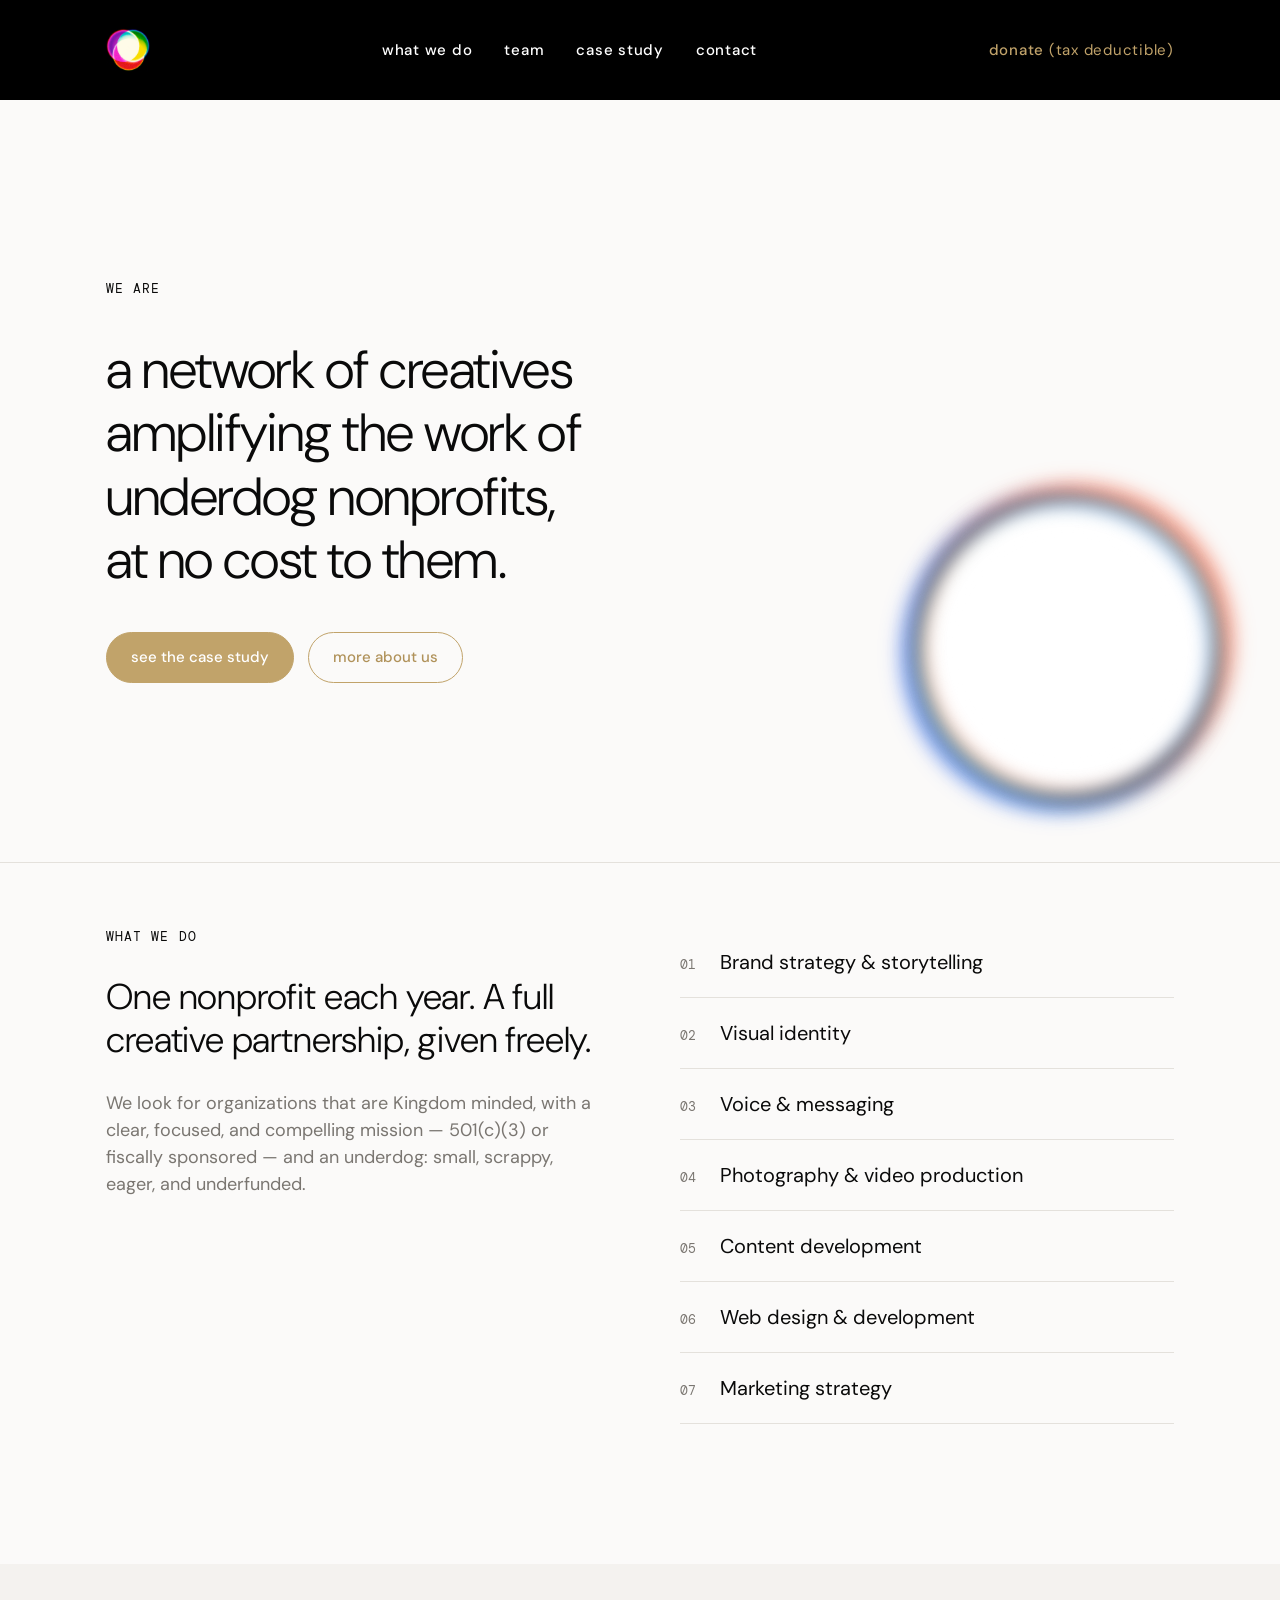
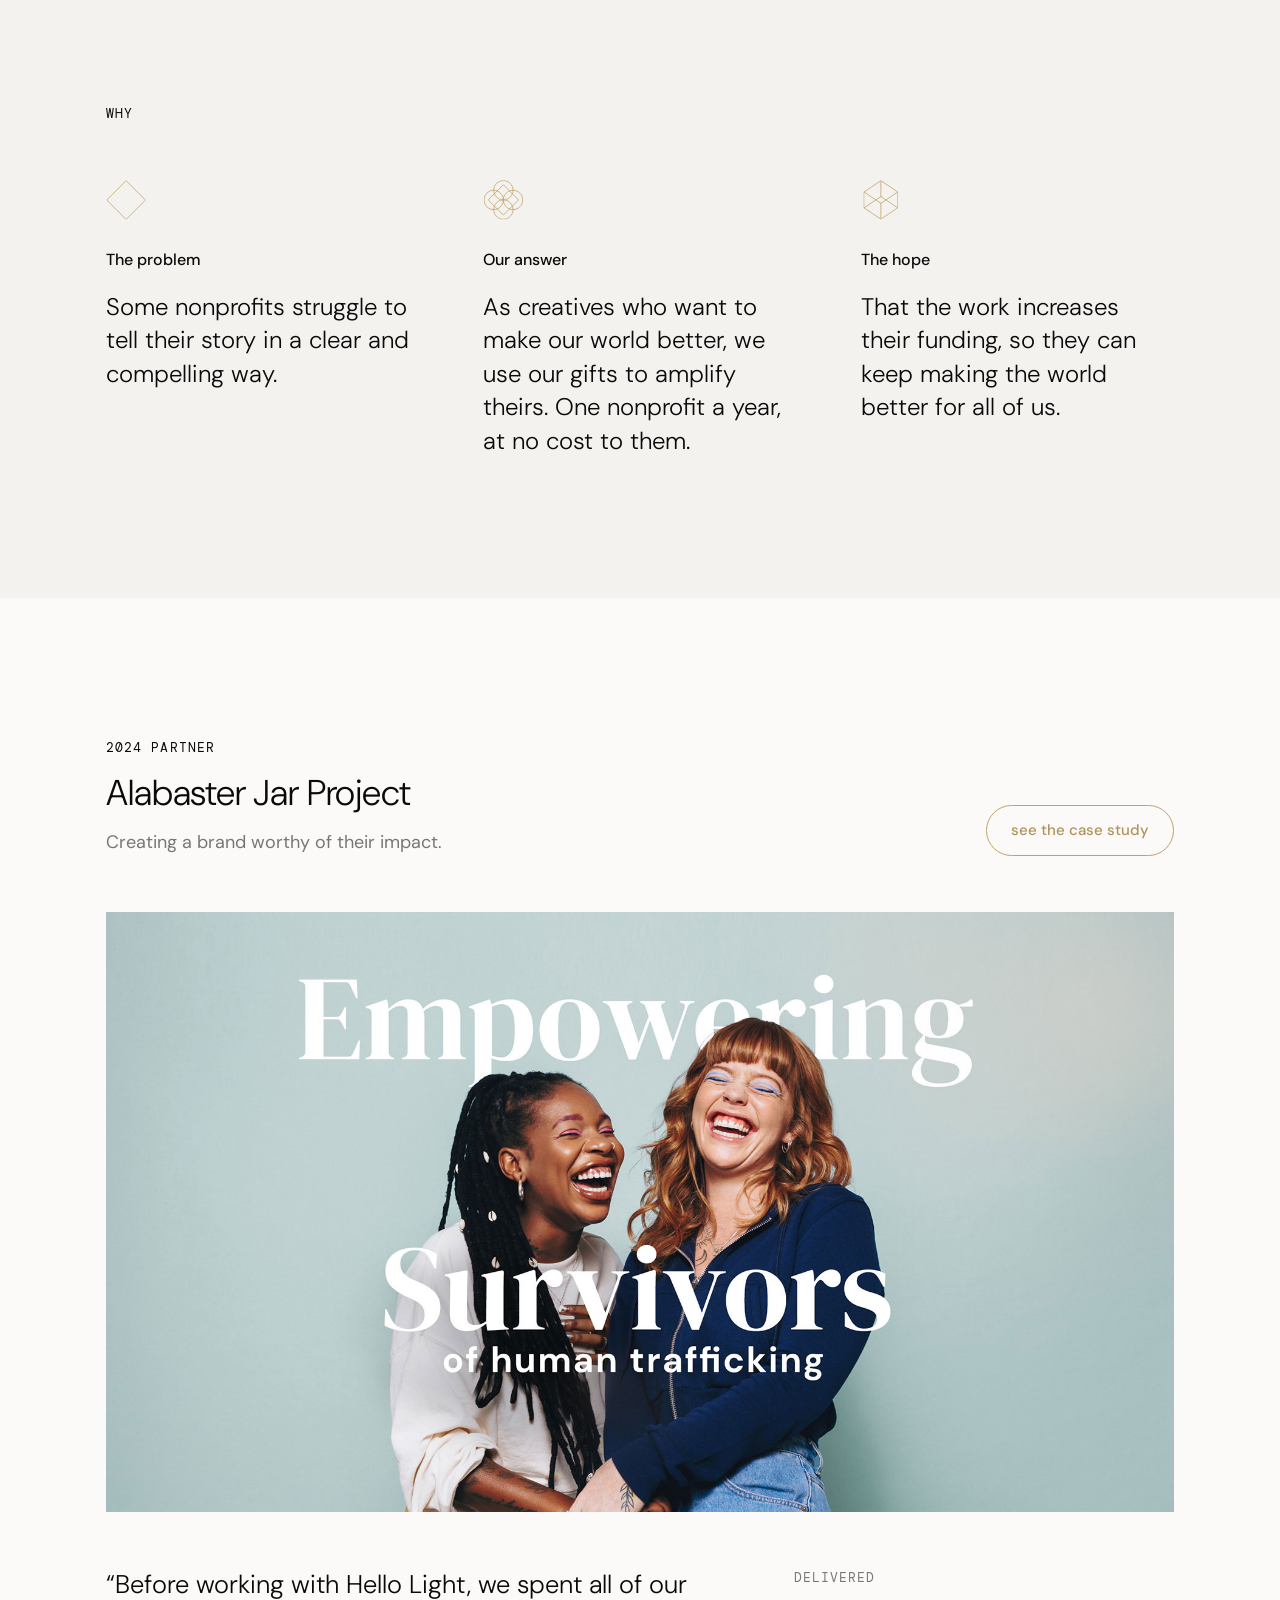
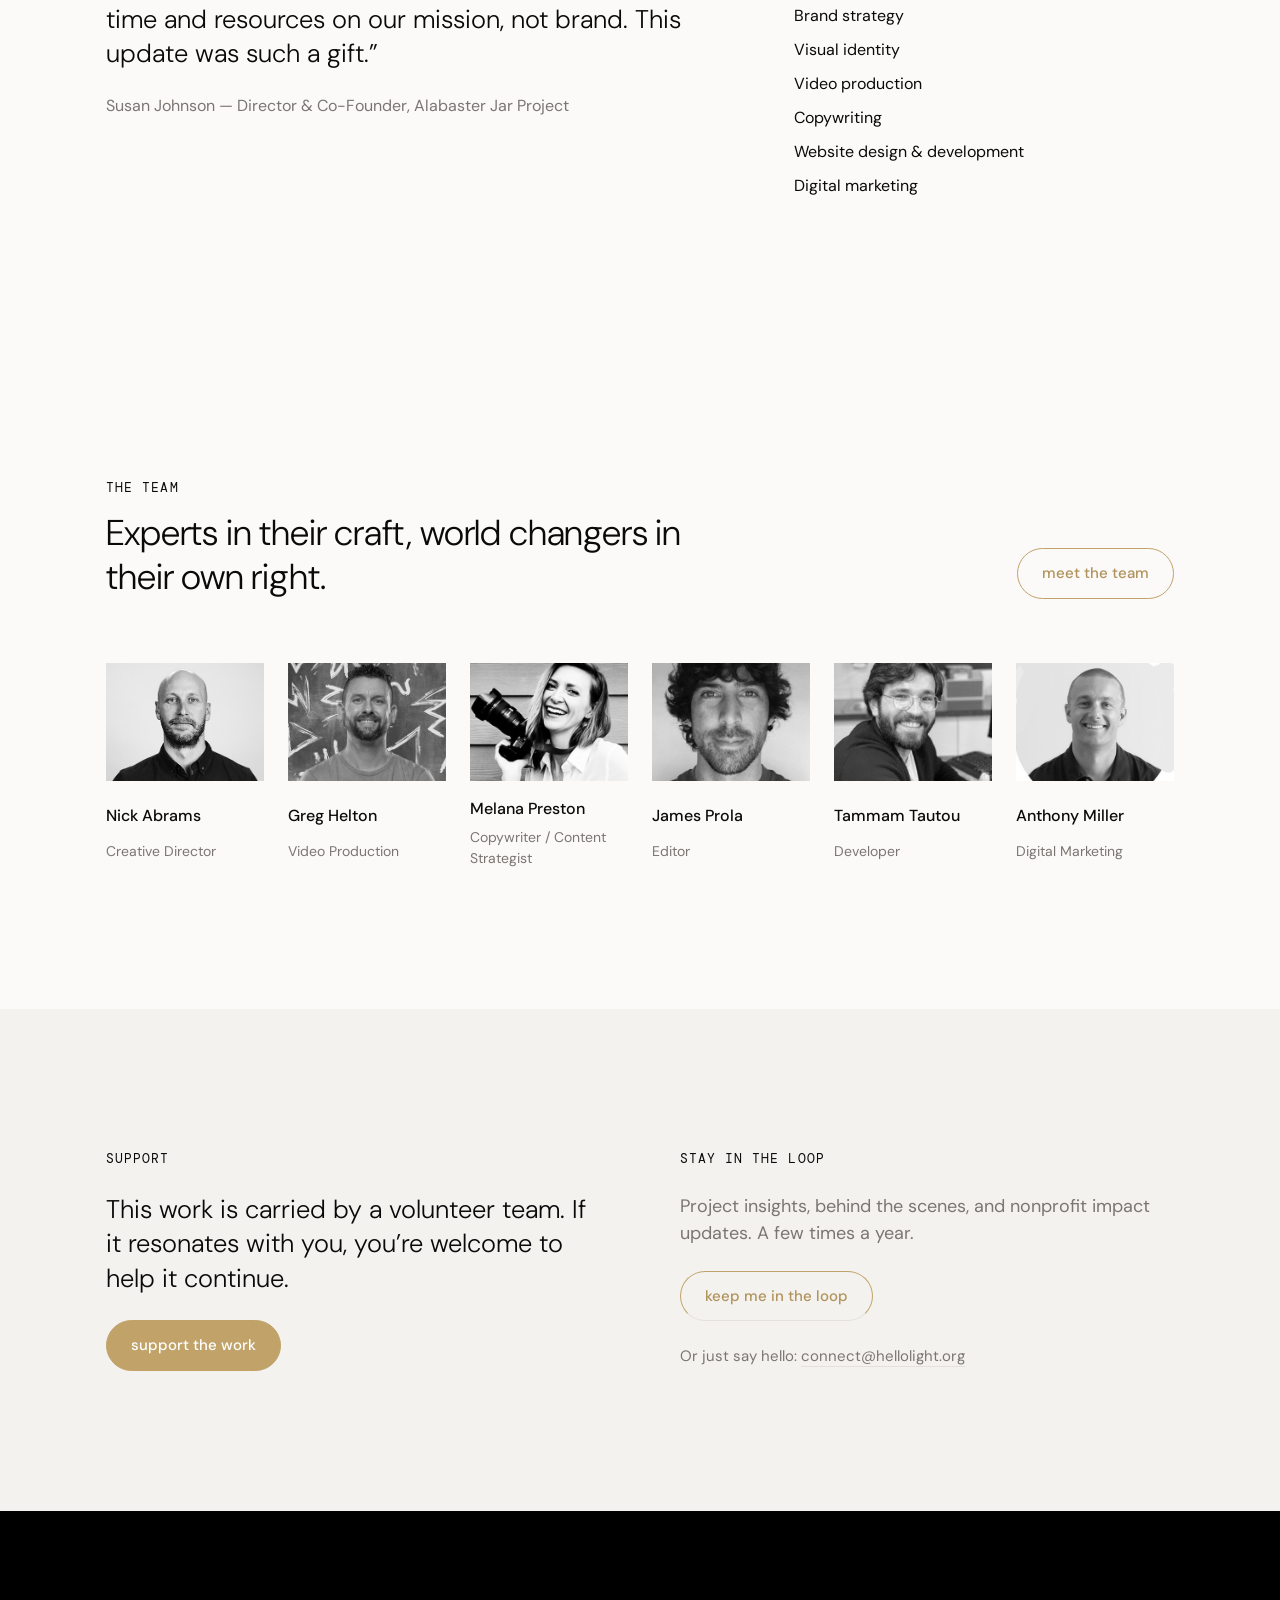
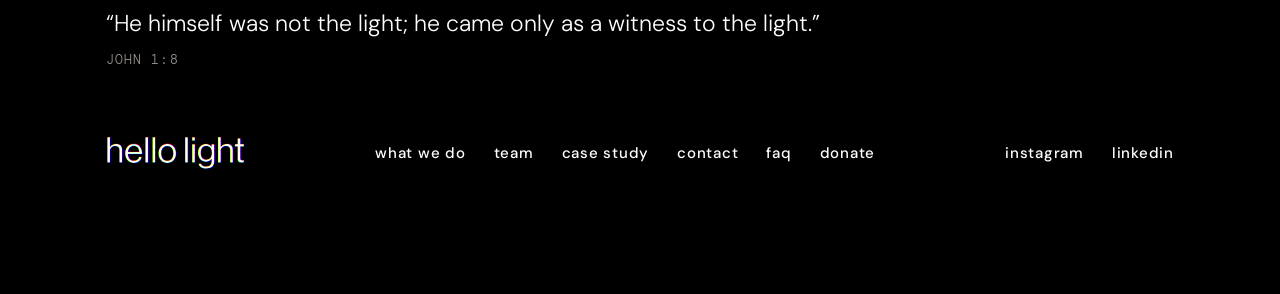
<file: index.html>
<!doctype html>
<html lang="en">
<head>
  <meta charset="utf-8">
  <meta name="viewport" content="width=device-width, initial-scale=1">
  <title>Hello Light — creatives amplifying underdog nonprofits</title>
  <meta name="description" content="A network of creatives amplifying the work of underdog nonprofits, at no cost to them. One nonprofit each year.">
  <meta property="og:title" content="Hello Light">
  <meta property="og:description" content="A network of creatives amplifying the work of underdog nonprofits, at no cost to them.">
  <meta property="og:type" content="website">
  <meta property="og:image" content="https://www.hellolight.org/assets/og-image.jpg">
  <link rel="preconnect" href="https://fonts.googleapis.com">
  <link rel="preconnect" href="https://fonts.gstatic.com" crossorigin>
  <link href="https://fonts.googleapis.com/css2?family=DM+Mono:wght@400&family=DM+Sans:opsz,wght@9..40,300;9..40,400;9..40,500&display=swap" rel="stylesheet">
  <link rel="icon" type="image/png" sizes="32x32" href="assets/favicon-32.png">
  <link rel="icon" type="image/png" sizes="64x64" href="assets/favicon-64.png">
  <link rel="apple-touch-icon" href="assets/apple-touch-icon.png">
  <link rel="stylesheet" href="styles.css">
</head>
<body>

  <header class="nav" id="top">
    <a class="mark" href="#top" aria-label="Hello Light — home"><img src="assets/home/StoS-Website.jpg" alt="" width="44" height="44"></a>
    <nav class="nav__links" aria-label="Primary">
      <a href="#what-we-do">what we do</a>
      <a href="team.html">team</a>
      <a href="case-study.html">case study</a>
      <a href="#contact">contact</a>
    </nav>
    <a class="nav__donate" href="donate.html">donate <span>(tax deductible)</span></a>
    <button class="nav__toggle" aria-label="Menu" aria-expanded="false" aria-controls="mobile-menu"><span></span><span></span></button>
  </header>
  <nav class="mobile-menu" id="mobile-menu" aria-label="Mobile">
    <a href="#what-we-do">what we do</a>
    <a href="team.html">team</a>
    <a href="case-study.html">case study</a>
    <a href="#contact">contact</a>
    <a href="donate.html" class="gold">donate</a>
  </nav>

  <main>

    <section class="hero">
      <div class="orb" aria-hidden="true">
        <span class="orb__r"></span><span class="orb__g"></span><span class="orb__b"></span><span class="orb__core"></span>
      </div>
      <p class="eyebrow">we are</p>
      <h1>a network of creatives amplifying the work of underdog nonprofits, at&nbsp;no&nbsp;cost&nbsp;to&nbsp;them.</h1>
      <div class="hero__ctas">
        <a class="btn btn--filled" href="case-study.html">see the case study</a>
        <a class="btn" href="#what-we-do">more about us</a>
      </div>
    </section>

    <section class="what" id="what-we-do">
      <div class="what__left">
        <p class="eyebrow">what we do</p>
        <h2>One nonprofit each year. A full creative partnership, given freely.</h2>
        <p class="muted">We look for organizations that are Kingdom minded, with a clear, focused, and compelling mission — 501(c)(3) or fiscally sponsored — and an underdog: small, scrappy, eager, and underfunded.</p>
      </div>
      <ol class="services">
        <li><span>01</span>Brand strategy &amp; storytelling</li>
        <li><span>02</span>Visual identity</li>
        <li><span>03</span>Voice &amp; messaging</li>
        <li><span>04</span>Photography &amp; video production</li>
        <li><span>05</span>Content development</li>
        <li><span>06</span>Web design &amp; development</li>
        <li><span>07</span>Marketing strategy</li>
      </ol>
    </section>

    <section class="why">
      <p class="eyebrow">why</p>
      <div class="why__cols">
        <div>
          <img class="why__icon" src="assets/home/icon-problem.svg" alt="" width="40" height="40">
          <h3>The problem</h3>
          <p>Some nonprofits struggle to tell their story in a clear and compelling way.</p>
        </div>
        <div>
          <img class="why__icon" src="assets/home/icon-solution.svg" alt="" width="40" height="40">
          <h3>Our answer</h3>
          <p>As creatives who want to make our world better, we use our gifts to amplify theirs. One nonprofit a year, at no cost to them.</p>
        </div>
        <div>
          <img class="why__icon" src="assets/home/icon-transformation.svg" alt="" width="40" height="40">
          <h3>The hope</h3>
          <p>That the work increases their funding, so they can keep making the world better for all of us.</p>
        </div>
      </div>
    </section>

    <section class="case" id="case-study">
      <div class="case__head">
        <div>
          <p class="eyebrow">2024 partner</p>
          <h2>Alabaster Jar Project</h2>
          <p class="muted">Creating a brand worthy of their impact.</p>
        </div>
        <a class="btn" href="case-study.html">see the case study</a>
      </div>
      <figure class="case__media">
        <img src="assets/home/Hello-Light-Alabaster-Jar-Project-Hero-Banner.jpg" alt="Alabaster Jar Project — new website hero" loading="lazy">
      </figure>
      <div class="case__row">
        <blockquote>
          <p>“Before working with Hello Light, we spent all of our time and resources on our mission, not brand. This update was such a gift.”</p>
          <cite>Susan Johnson — Director &amp; Co-Founder, Alabaster Jar Project</cite>
        </blockquote>
        <ul class="delivered">
          <li class="eyebrow">delivered</li>
          <li>Brand strategy</li>
          <li>Visual identity</li>
          <li>Video production</li>
          <li>Copywriting</li>
          <li>Website design &amp; development</li>
          <li>Digital marketing</li>
        </ul>
      </div>
    </section>

    <section class="team" id="team">
      <div class="team__head">
        <div>
          <p class="eyebrow">the team</p>
          <h2>Experts in their craft, world changers in their own right.</h2>
        </div>
        <a class="btn" href="team.html">meet the team</a>
      </div>
      <ul class="team__grid">
        <li><div class="portrait"><img src="assets/team/nick.jpg" alt="" loading="lazy"></div><strong>Nick Abrams</strong><span>Creative Director</span></li>
        <li><div class="portrait"><img src="assets/team/greg.jpg" alt="" loading="lazy"></div><strong>Greg Helton</strong><span>Video Production</span></li>
        <li><div class="portrait"><img src="assets/team/melana.jpg" alt="" loading="lazy"></div><strong>Melana Preston</strong><span>Copywriter / Content Strategist</span></li>
        <li><div class="portrait"><img src="assets/team/jimmy.jpg" alt="" loading="lazy"></div><strong>James Prola</strong><span>Editor</span></li>
        <li><div class="portrait"><img src="assets/team/tammam.jpg" alt="" loading="lazy"></div><strong>Tammam Tautou</strong><span>Developer</span></li>
        <li><div class="portrait"><img src="assets/team/anthony.jpg" alt="" loading="lazy"></div><strong>Anthony Miller</strong><span>Digital Marketing</span></li>
      </ul>
    </section>

    <section class="support" id="support">
      <div class="support__ask">
        <p class="eyebrow">support</p>
        <p class="lede">This work is carried by a volunteer team. If it resonates with you, you’re welcome to help it continue.</p>
        <a class="btn btn--filled" href="donate.html">support the work</a>
      </div>
      <div class="support__news" id="contact">
        <p class="eyebrow">stay in the loop</p>
        <p class="muted">Project insights, behind the scenes, and nonprofit impact updates. A few times a year.</p>
        <a class="btn" href="mailto:connect@hellolight.org?subject=Keep%20me%20in%20the%20loop">keep me in the loop</a>
        <p class="muted small">Or just say hello: <a href="mailto:connect@hellolight.org">connect@hellolight.org</a></p>
      </div>
    </section>

  </main>

  <footer class="footer">
    <p class="verse">“He himself was not the light; he came only as a witness to the light.”<br><span>John 1:8</span></p>
    <div class="footer__row">
      <a class="wordmark" href="index.html"><img class="footer__logo" src="assets/home/hello-light-logo-horizontal-dark.svg" alt="hello light"></a>
      <nav class="footer__links" aria-label="Footer">
        <a href="#what-we-do">what we do</a>
        <a href="team.html">team</a>
        <a href="case-study.html">case study</a>
        <a href="#contact">contact</a>
        <a href="faq.html">faq</a>
        <a href="donate.html">donate</a>
      </nav>
      <div class="footer__social">
        <a href="https://www.instagram.com/_hello_light" rel="noopener" target="_blank">instagram</a>
        <a href="https://www.linkedin.com/company/hellolight" rel="noopener" target="_blank">linkedin</a>
      </div>
    </div>
    <div class="footer__legal">
      <span>© <span id="year">2026</span> Hello Light. All rights reserved.</span>
      <a href="privacy.html">Privacy &amp; Terms</a>
    </div>
  </footer>

  <script src="main.js"></script>
</body>
</html>
</file>
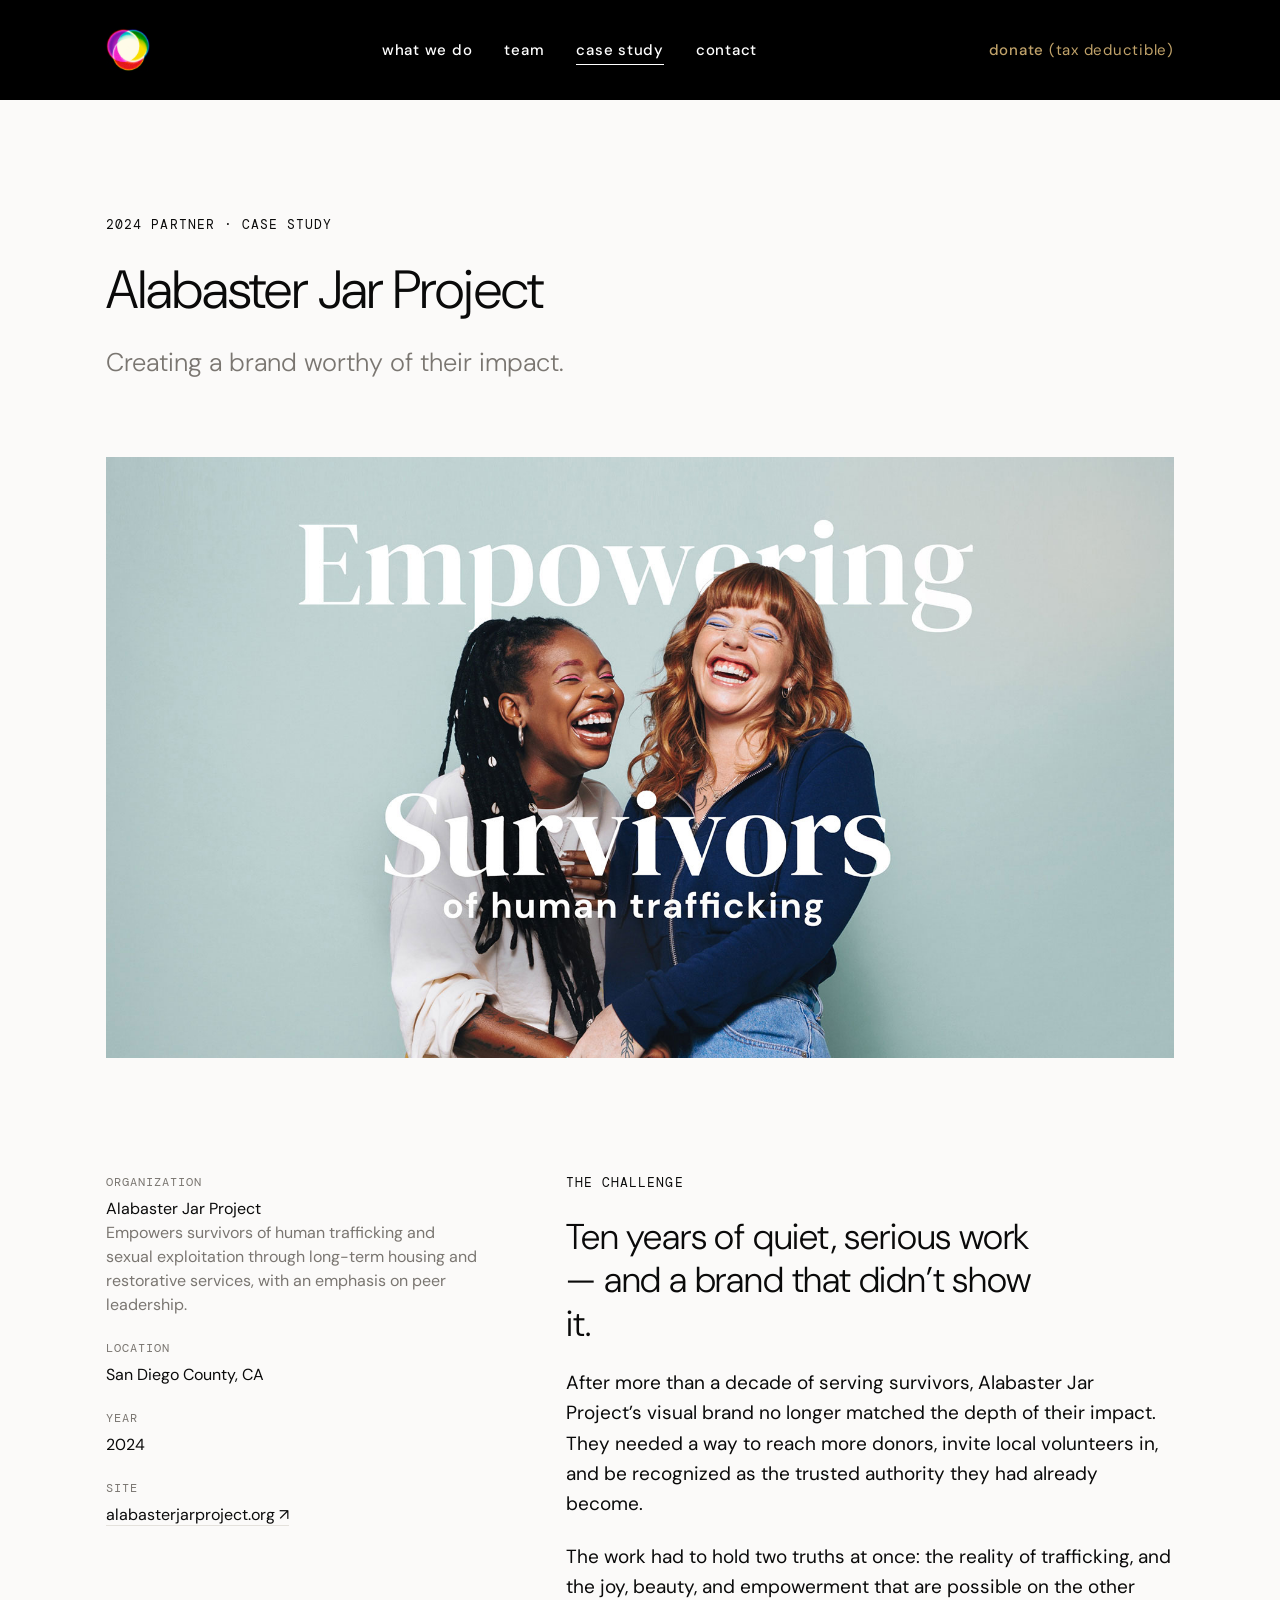
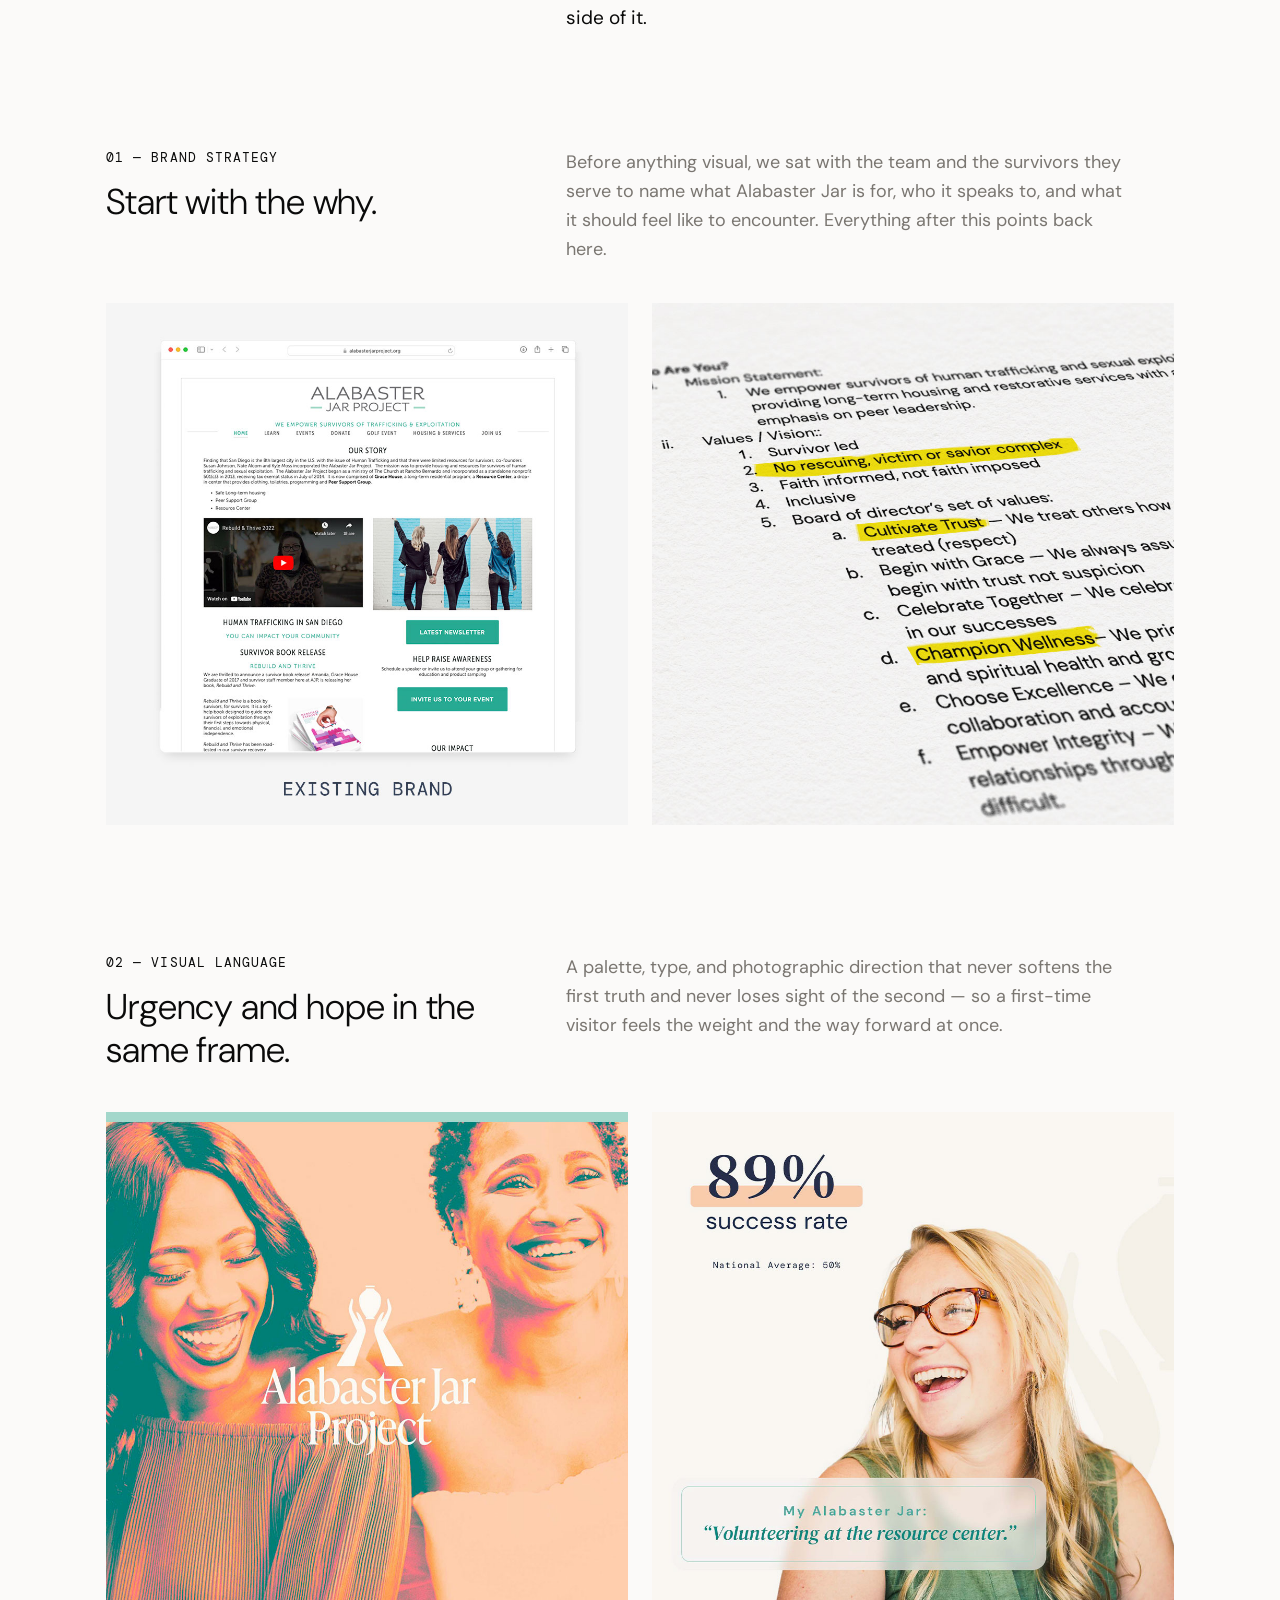
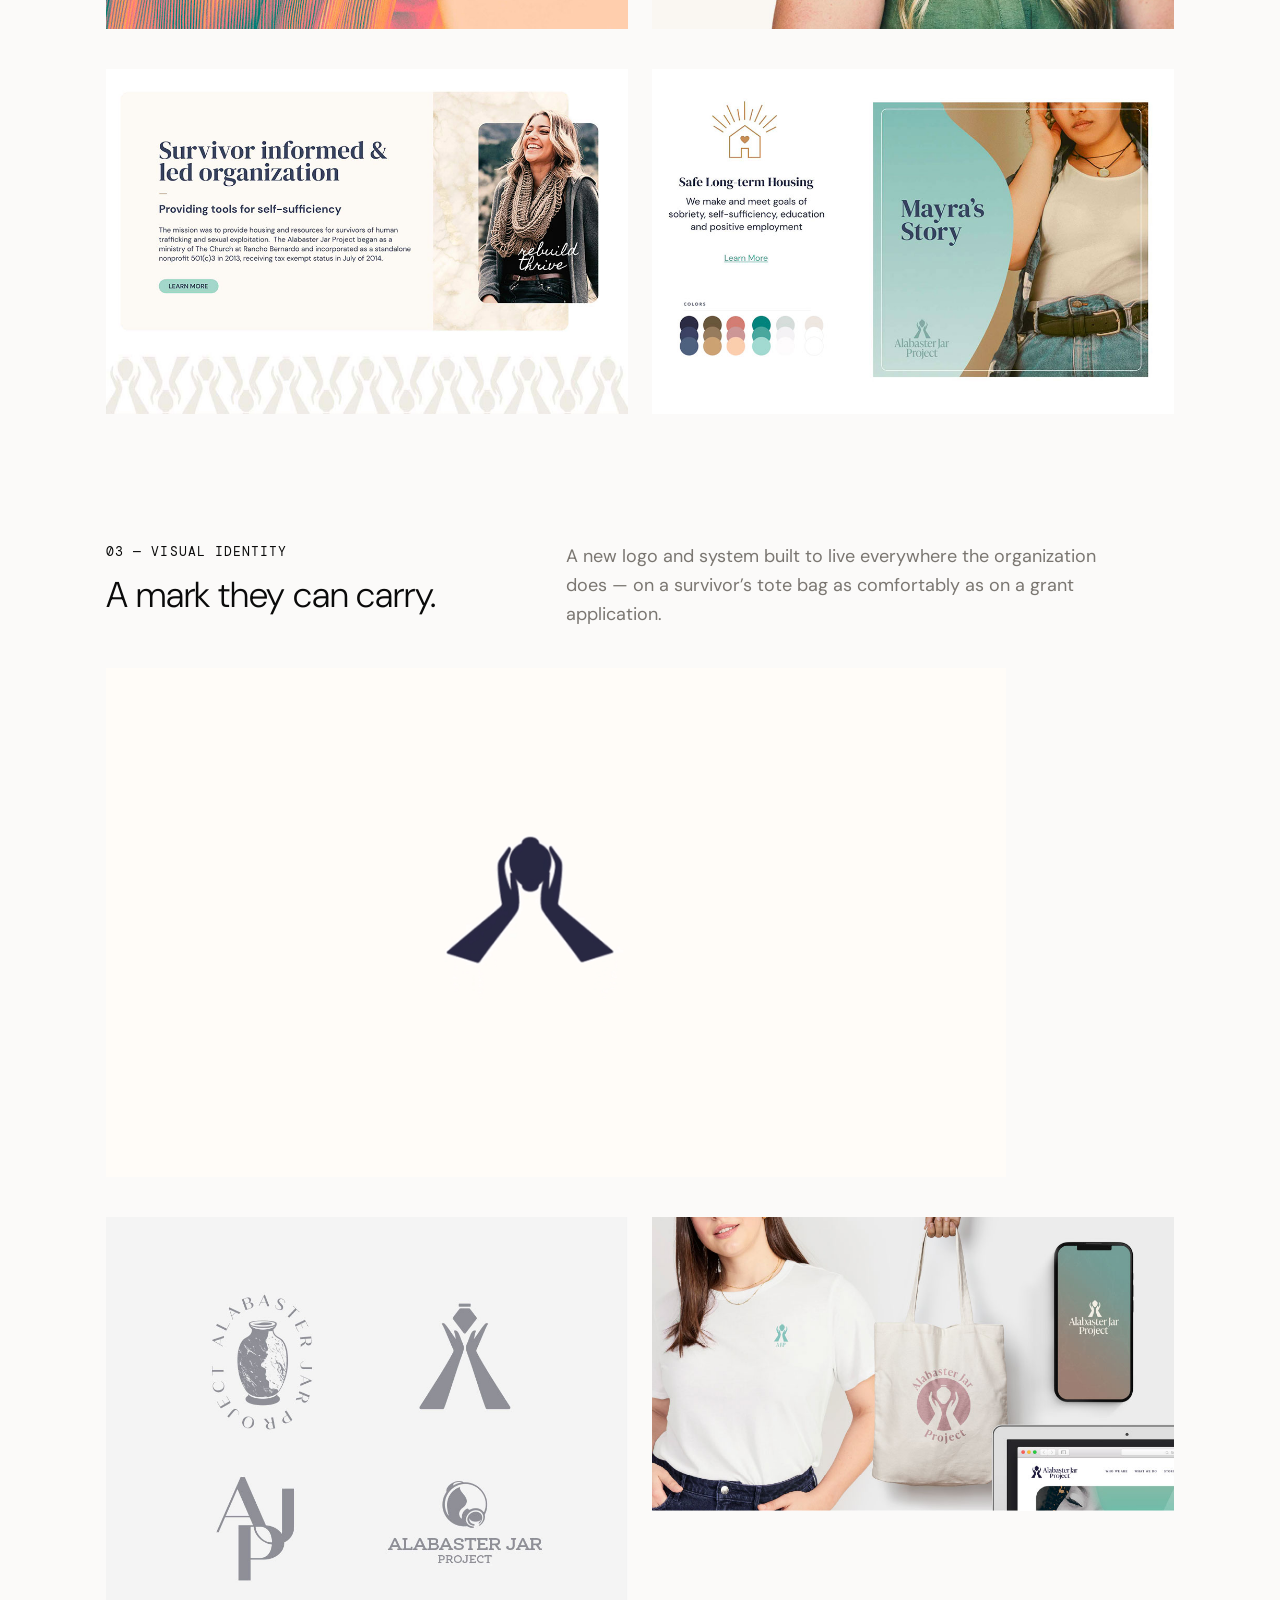
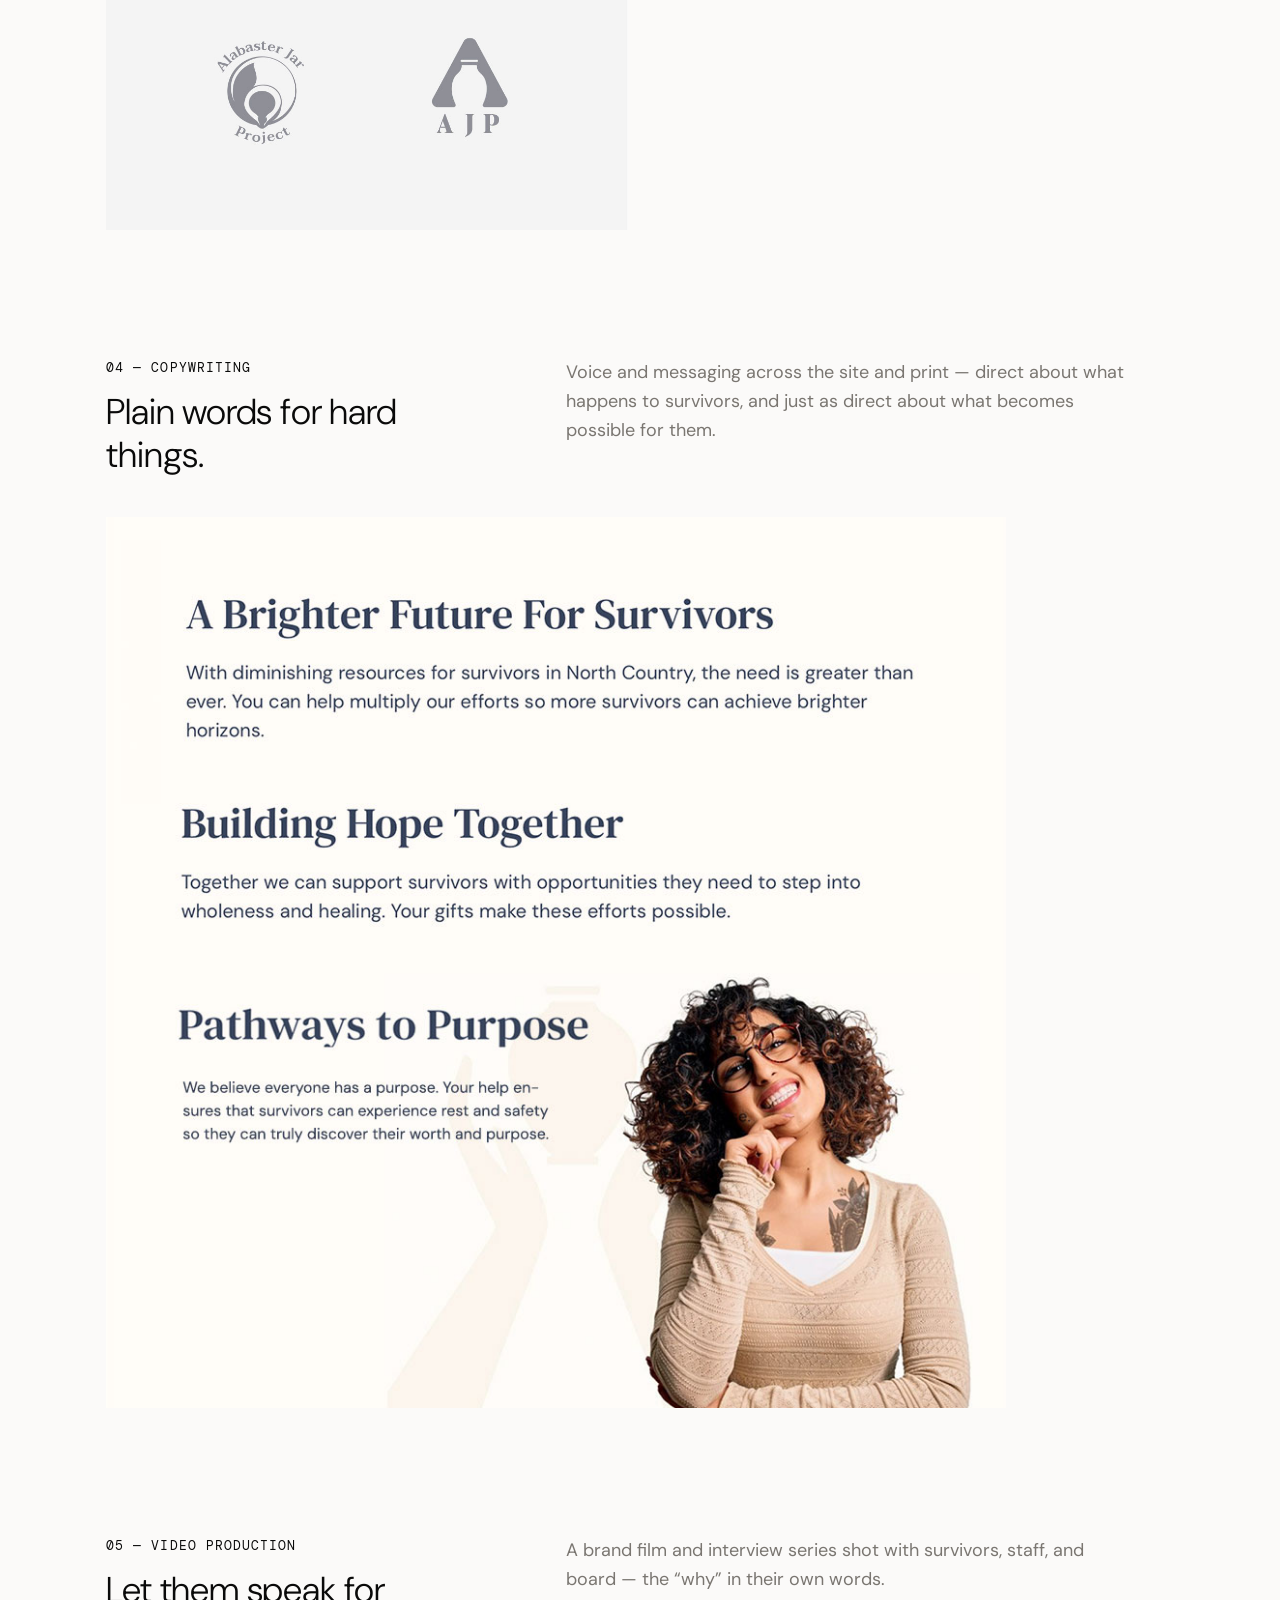
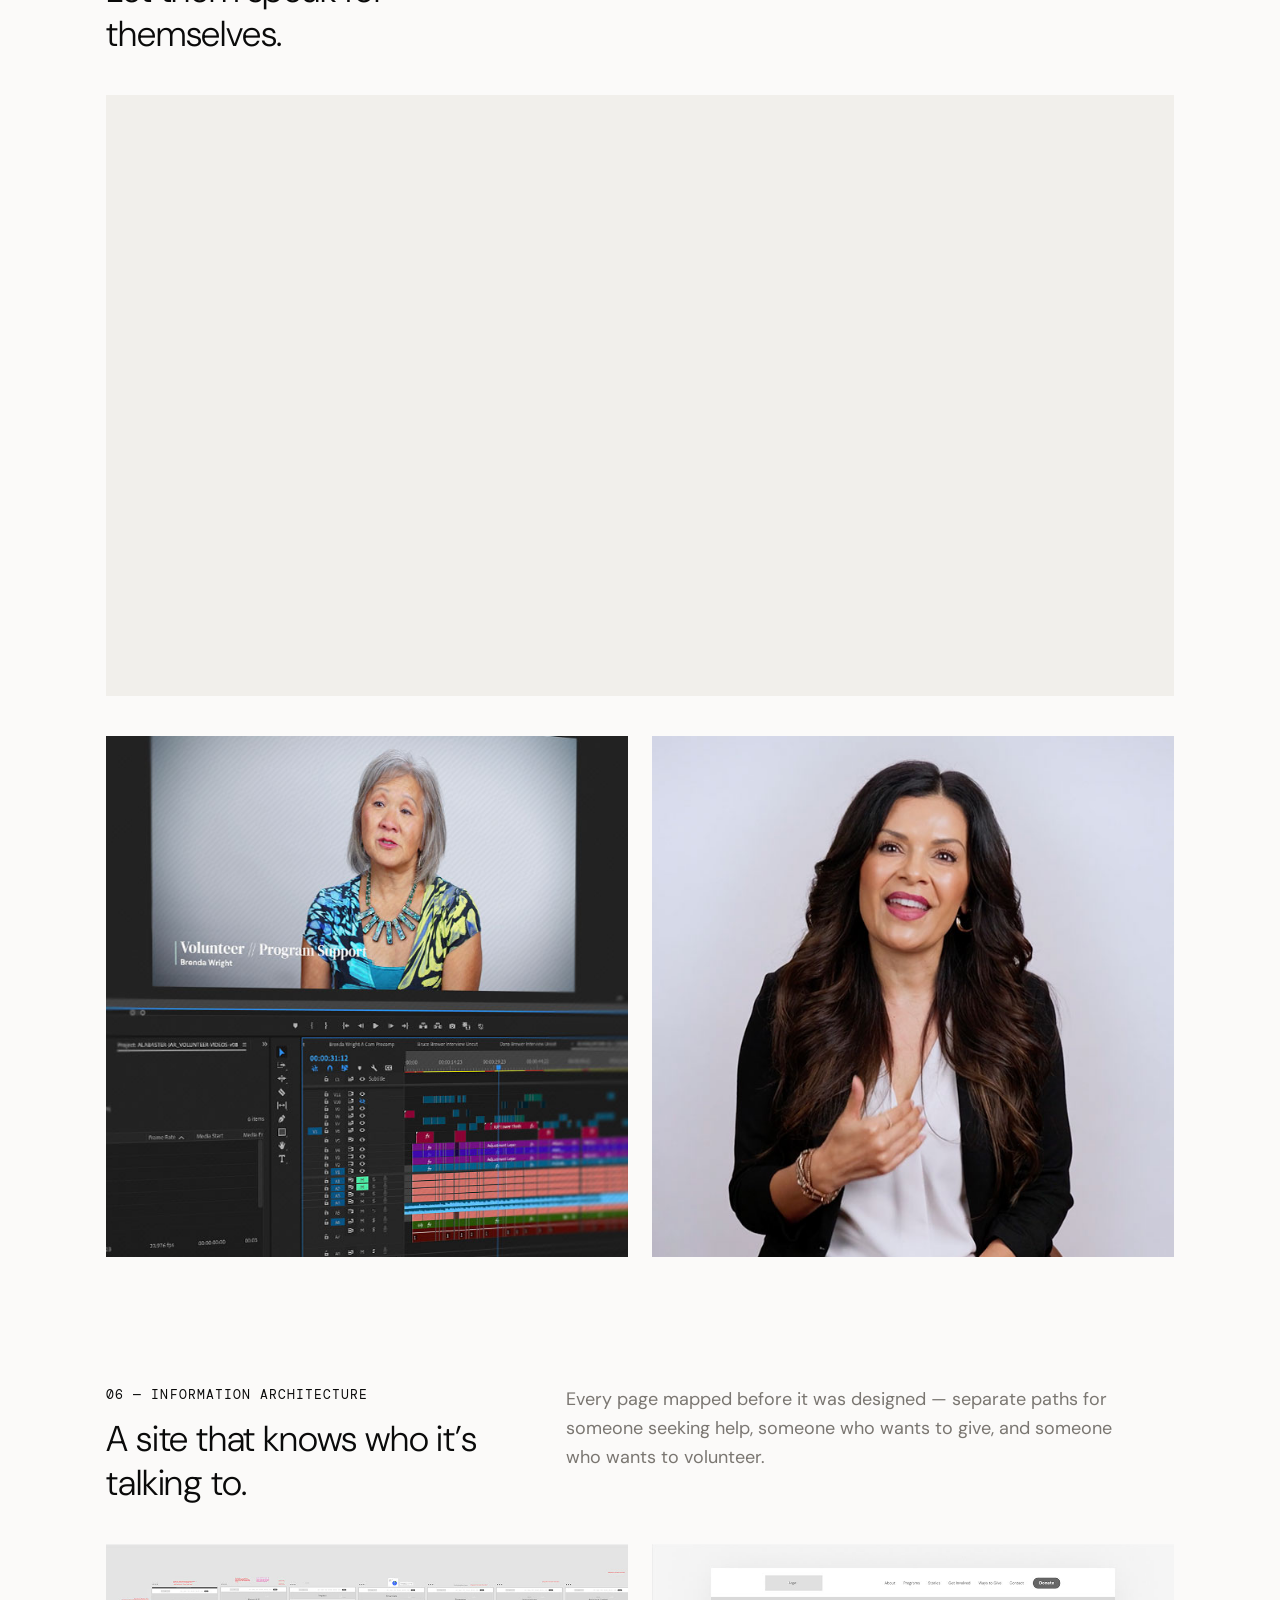
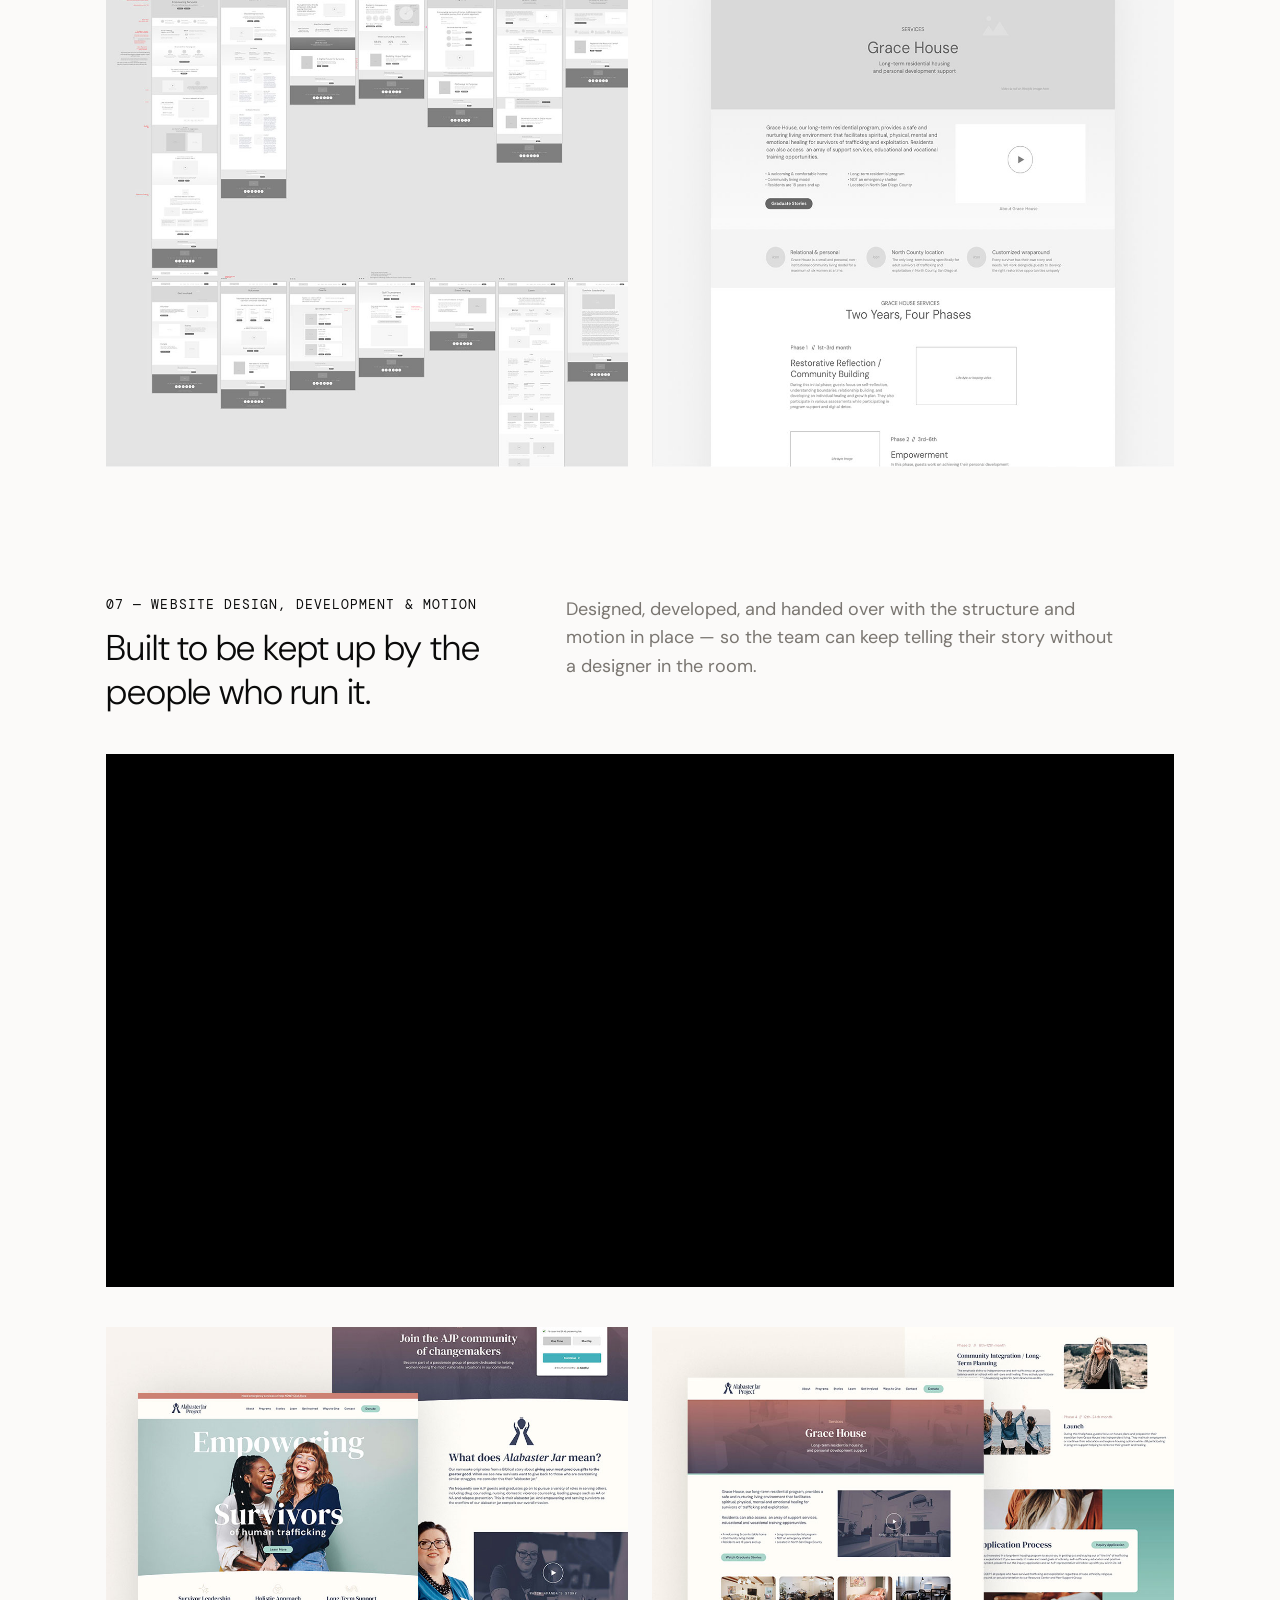
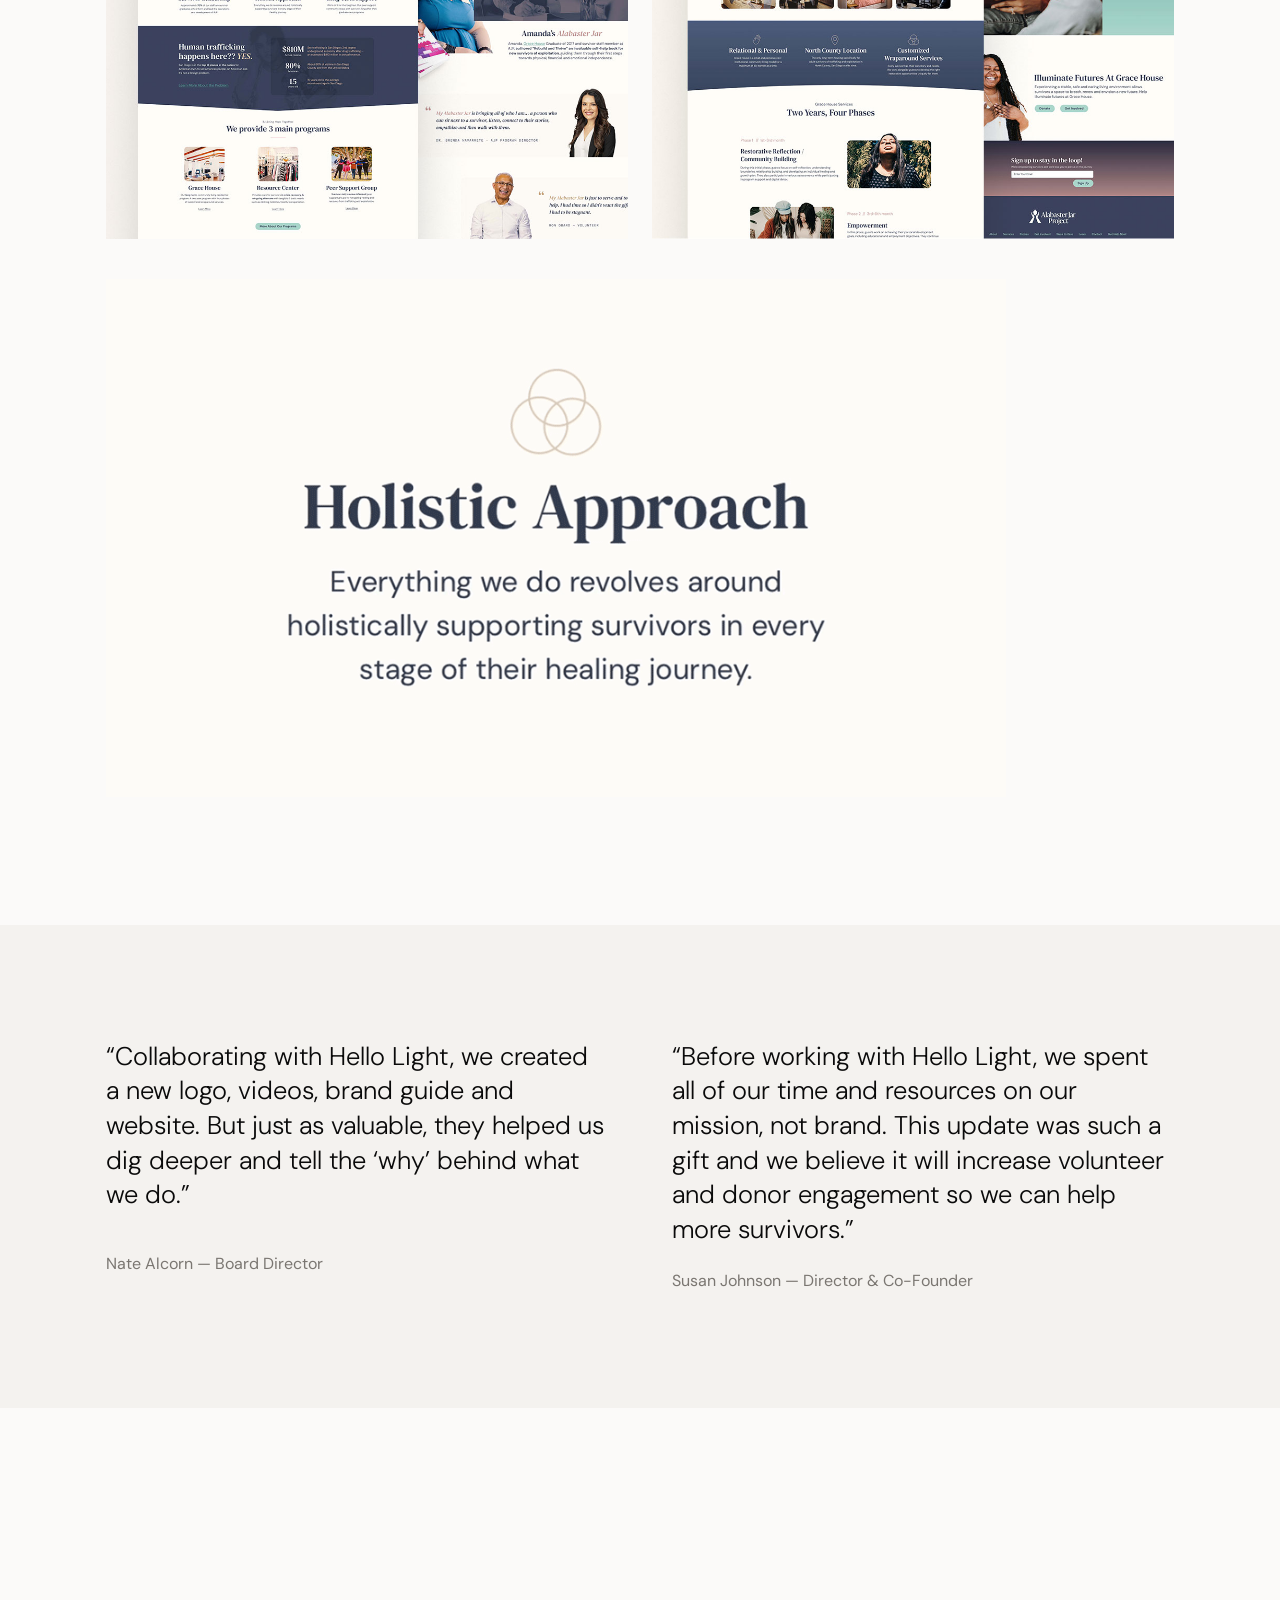
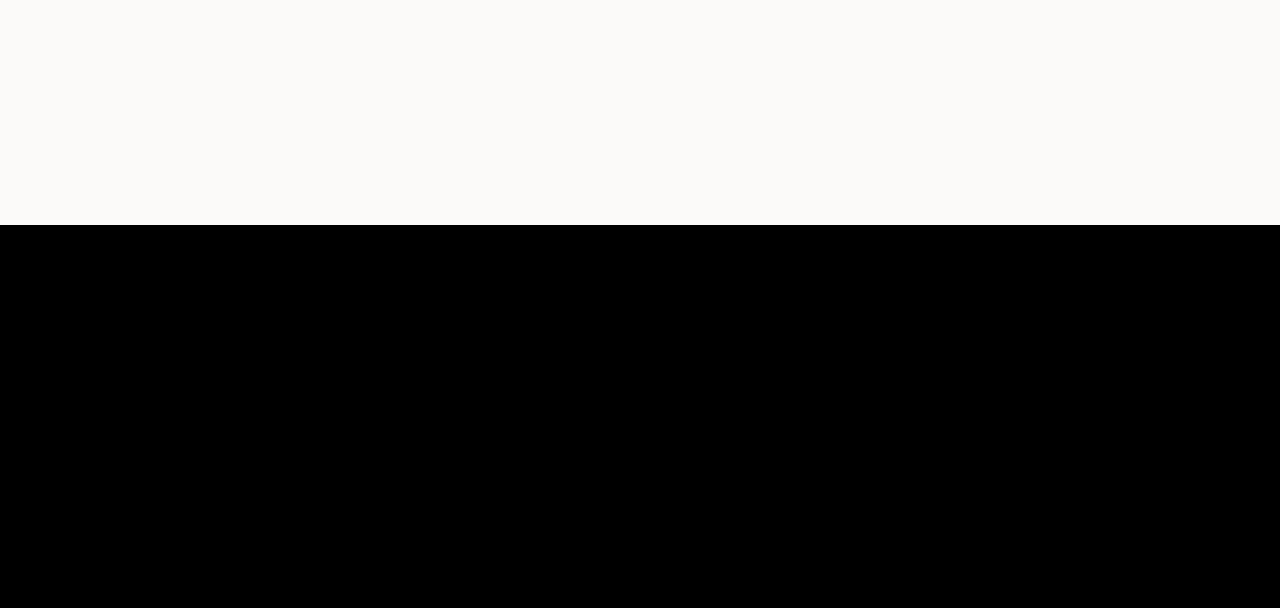
<file: case-study.html>
<!doctype html>
<html lang="en">
<head>
  <meta charset="utf-8">
  <meta name="viewport" content="width=device-width, initial-scale=1">
  <title>Alabaster Jar Project — Hello Light</title>
  <meta name="description" content="Creating a brand worthy of their impact. Hello Light's 2024 partnership with Alabaster Jar Project.">
  <meta property="og:image" content="https://www.hellolight.org/assets/og-image.jpg">
  <link rel="preconnect" href="https://fonts.googleapis.com">
  <link rel="preconnect" href="https://fonts.gstatic.com" crossorigin>
  <link href="https://fonts.googleapis.com/css2?family=DM+Mono:wght@400&family=DM+Sans:opsz,wght@9..40,300;9..40,400;9..40,500&display=swap" rel="stylesheet">
  <link rel="icon" type="image/png" sizes="32x32" href="assets/favicon-32.png">
  <link rel="icon" type="image/png" sizes="64x64" href="assets/favicon-64.png">
  <link rel="apple-touch-icon" href="assets/apple-touch-icon.png">
  <link rel="stylesheet" href="styles.css">
</head>
<body>

  <header class="nav" id="top">
    <a class="mark" href="index.html" aria-label="Hello Light — home"><img src="assets/home/StoS-Website.jpg" alt="" width="44" height="44"></a>
    <nav class="nav__links" aria-label="Primary">
      <a href="index.html#what-we-do">what we do</a>
      <a href="team.html">team</a>
      <a href="case-study.html" aria-current="page">case study</a>
      <a href="index.html#contact">contact</a>
    </nav>
    <a class="nav__donate" href="donate.html">donate <span>(tax deductible)</span></a>
    <button class="nav__toggle" aria-label="Menu" aria-expanded="false" aria-controls="mobile-menu"><span></span><span></span></button>
  </header>
  <nav class="mobile-menu" id="mobile-menu" aria-label="Mobile">
    <a href="index.html#what-we-do">what we do</a>
    <a href="team.html">team</a>
    <a href="case-study.html">case study</a>
    <a href="index.html#contact">contact</a>
    <a href="donate.html" class="gold">donate</a>
  </nav>

  <main>

    <section class="page-hero">
      <p class="eyebrow">2024 partner · case study</p>
      <h1>Alabaster Jar Project</h1>
      <p class="lede muted">Creating a brand worthy of their impact.</p>
    </section>

    <section class="cs-media cs-media--full">
      <figure>
        <img src="assets/home/Hello-Light-Alabaster-Jar-Project-Hero-Banner.jpg" alt="Alabaster Jar Project — the new website hero: Empowering Survivors of human trafficking" loading="eager">
      </figure>
    </section>

    <section class="cs-intro">
      <div class="cs-intro__facts">
        <dl>
          <div><dt>Organization</dt><dd>Alabaster Jar Project<br><span class="muted">Empowers survivors of human trafficking and sexual exploitation through long-term housing and restorative services, with an emphasis on peer leadership.</span></dd></div>
          <div><dt>Location</dt><dd>San Diego County, CA</dd></div>
          <div><dt>Year</dt><dd>2024</dd></div>
          <div><dt>Site</dt><dd><a href="https://www.alabasterjarproject.org" target="_blank" rel="noopener">alabasterjarproject.org ↗</a></dd></div>
        </dl>
      </div>
      <div class="cs-intro__body">
        <p class="eyebrow">The challenge</p>
        <h2>Ten years of quiet, serious work — and a brand that didn’t show it.</h2>
        <p>After more than a decade of serving survivors, Alabaster Jar Project’s visual brand no longer matched the depth of their impact. They needed a way to reach more donors, invite local volunteers in, and be recognized as the trusted authority they had already become.</p>
        <p>The work had to hold two truths at once: the reality of trafficking, and the joy, beauty, and empowerment that are possible on the other side of it.</p>
      </div>
    </section>

    <!-- 01 Strategy -->
    <section class="phase">
      <div class="phase__head">
        <div class="phase__title">
          <p class="eyebrow">01 — Brand strategy</p>
          <h2>Start with the why.</h2>
        </div>
        <p>Before anything visual, we sat with the team and the survivors they serve to name what Alabaster Jar is for, who it speaks to, and what it should feel like to encounter. Everything after this points back here.</p>
      </div>
      <div class="grid-2 square">
        <figure><img src="assets/case-study/AJP/Strategy-01.jpg" alt="Brand strategy workshop material" loading="lazy"></figure>
        <figure><img src="assets/case-study/AJP/Strategy-02.jpg" alt="Brand strategy — positioning" loading="lazy"></figure>
      </div>
    </section>

    <!-- 02 Visual language -->
    <section class="phase">
      <div class="phase__head">
        <div class="phase__title">
          <p class="eyebrow">02 — Visual language</p>
          <h2>Urgency and hope in the same frame.</h2>
        </div>
        <p>A palette, type, and photographic direction that never softens the first truth and never loses sight of the second — so a first-time visitor feels the weight and the way forward at once.</p>
      </div>
      <div class="grid-2">
        <figure><img src="assets/case-study/AJP/Visual-Lauguage-01.jpg" alt="Visual language — mood and palette" loading="lazy"></figure>
        <figure><img src="assets/case-study/AJP/Visual-Lauguage-04.jpg" alt="Visual language — typography" loading="lazy"></figure>
      </div>
      <div class="grid-2">
        <figure><img src="assets/case-study/AJP/Visual-Lauguage-02.jpg" alt="Visual language — photography direction" loading="lazy"></figure>
        <figure><img src="assets/case-study/AJP/Visual-Lauguage-03.jpg" alt="Visual language — layout" loading="lazy"></figure>
      </div>
    </section>

    <!-- 03 Identity -->
    <section class="phase">
      <div class="phase__head">
        <div class="phase__title">
          <p class="eyebrow">03 — Visual identity</p>
          <h2>A mark they can carry.</h2>
        </div>
        <p>A new logo and system built to live everywhere the organization does — on a survivor’s tote bag as comfortably as on a grant application.</p>
      </div>
      <div class="grid-1 narrow">
        <figure><img src="assets/case-study/AJP/AJP-Logo-Animation.gif" alt="Alabaster Jar Project logo animation" loading="lazy"></figure>
      </div>
      <div class="grid-2">
        <figure><img src="assets/case-study/AJP/Logo-01.jpg" alt="Logo construction" loading="lazy"></figure>
        <figure><img src="assets/case-study/AJP/Logo-03.jpg" alt="Logo applied to merchandise and devices" loading="lazy"></figure>
      </div>
    </section>

    <!-- 04 Copywriting -->
    <section class="phase">
      <div class="phase__head">
        <div class="phase__title">
          <p class="eyebrow">04 — Copywriting</p>
          <h2>Plain words for hard things.</h2>
        </div>
        <p>Voice and messaging across the site and print — direct about what happens to survivors, and just as direct about what becomes possible for them.</p>
      </div>
      <div class="grid-1 narrow">
        <figure><img src="assets/case-study/AJP/copywriting.jpg" alt="Website copy — A Brighter Future For Survivors" loading="lazy"></figure>
      </div>
    </section>

    <!-- 05 Film -->
    <section class="phase">
      <div class="phase__head">
        <div class="phase__title">
          <p class="eyebrow">05 — Video production</p>
          <h2>Let them speak for themselves.</h2>
        </div>
        <p>A brand film and interview series shot with survivors, staff, and board — the “why” in their own words.</p>
      </div>
      <div class="grid-1">
        <figure class="embed">
          <iframe src="https://www.youtube-nocookie.com/embed/FOsRgqL8DLk?rel=0&modestbranding=1" title="Alabaster Jar Project — It Takes a Community" loading="lazy" allow="accelerometer; autoplay; clipboard-write; encrypted-media; gyroscope; picture-in-picture; web-share" referrerpolicy="strict-origin-when-cross-origin" allowfullscreen></iframe>
        </figure>
      </div>
      <div class="grid-2 square">
        <figure><img src="assets/case-study/AJP/Video-Production-02.jpg" alt="On set — interview lighting" loading="lazy"></figure>
        <figure><img src="assets/case-study/AJP/Video-Production-03.jpg" alt="On set — interview" loading="lazy"></figure>
      </div>
    </section>

    <!-- 06 Information architecture -->
    <section class="phase">
      <div class="phase__head">
        <div class="phase__title">
          <p class="eyebrow">06 — Information architecture</p>
          <h2>A site that knows who it’s talking to.</h2>
        </div>
        <p>Every page mapped before it was designed — separate paths for someone seeking help, someone who wants to give, and someone who wants to volunteer.</p>
      </div>
      <div class="grid-2">
        <figure><img src="assets/case-study/AJP/Info-Architecture-01.jpg" alt="Sitemap and page wireframes" loading="lazy"></figure>
        <figure><img src="assets/case-study/AJP/Info-Architecture-02.jpg" alt="Page wireframes" loading="lazy"></figure>
      </div>
    </section>

    <!-- 07 Website -->
    <section class="phase">
      <div class="phase__head">
        <div class="phase__title">
          <p class="eyebrow">07 — Website design, development &amp; motion</p>
          <h2>Built to be kept up by the people who run it.</h2>
        </div>
        <p>Designed, developed, and handed over with the structure and motion in place — so the team can keep telling their story without a designer in the room.</p>
      </div>
      <div class="grid-1">
        <figure>
          <video autoplay muted loop playsinline preload="metadata">
            <source src="assets/case-study/AJP/Website-Design-03.mp4" type="video/mp4">
          </video>
        </figure>
      </div>
      <div class="grid-2">
        <figure><img src="assets/case-study/AJP/Website-Design-01.jpg" alt="Website — homepage and join page" loading="lazy"></figure>
        <figure><img src="assets/case-study/AJP/Website-Design-04.jpg" alt="Website — interior pages" loading="lazy"></figure>
      </div>
      <div class="grid-1 narrow">
        <figure><img src="assets/case-study/AJP/Website-Design-02.gif" alt="Website — scrolling walkthrough" loading="lazy"></figure>
      </div>
    </section>

    <section class="cs-quotes">
      <blockquote>
        <p>“Collaborating with Hello Light, we created a new logo, videos, brand guide and website. But just as valuable, they helped us dig deeper and tell the ‘why’ behind what we do.”</p>
        <cite>Nate Alcorn — Board Director</cite>
      </blockquote>
      <blockquote>
        <p>“Before working with Hello Light, we spent all of our time and resources on our mission, not brand. This update was such a gift and we believe it will increase volunteer and donor engagement so we can help more survivors.”</p>
        <cite>Susan Johnson — Director &amp; Co-Founder</cite>
      </blockquote>
    </section>

    <section class="cs-next">
      <p class="lede">Every year, one nonprofit. If you know one that should be next — or you’d like to help this continue — we’d love to hear from you.</p>
      <div class="hero__ctas">
        <a class="btn" href="mailto:connect@hellolight.org">say hello</a>
        <a class="btn" href="index.html#support">support the work</a>
      </div>
    </section>

  </main>

  <footer class="footer">
    <p class="verse">“He himself was not the light; he came only as a witness to the light.”<br><span>John 1:8</span></p>
    <div class="footer__row">
      <a class="wordmark" href="index.html"><img class="footer__logo" src="assets/home/hello-light-logo-horizontal-dark.svg" alt="hello light"></a>
      <nav class="footer__links" aria-label="Footer">
        <a href="index.html#what-we-do">what we do</a>
        <a href="team.html">team</a>
        <a href="case-study.html">case study</a>
        <a href="index.html#contact">contact</a>
        <a href="faq.html">faq</a>
        <a href="donate.html">donate</a>
      </nav>
      <div class="footer__social">
        <a href="https://www.instagram.com/_hello_light" rel="noopener" target="_blank">instagram</a>
        <a href="https://www.linkedin.com/company/hellolight" rel="noopener" target="_blank">linkedin</a>
      </div>
    </div>
    <div class="footer__legal">
      <span>© <span id="year">2026</span> Hello Light. All rights reserved.</span>
      <a href="privacy.html">Privacy &amp; Terms</a>
    </div>
  </footer>

  <script src="main.js"></script>
</body>
</html>
</file>
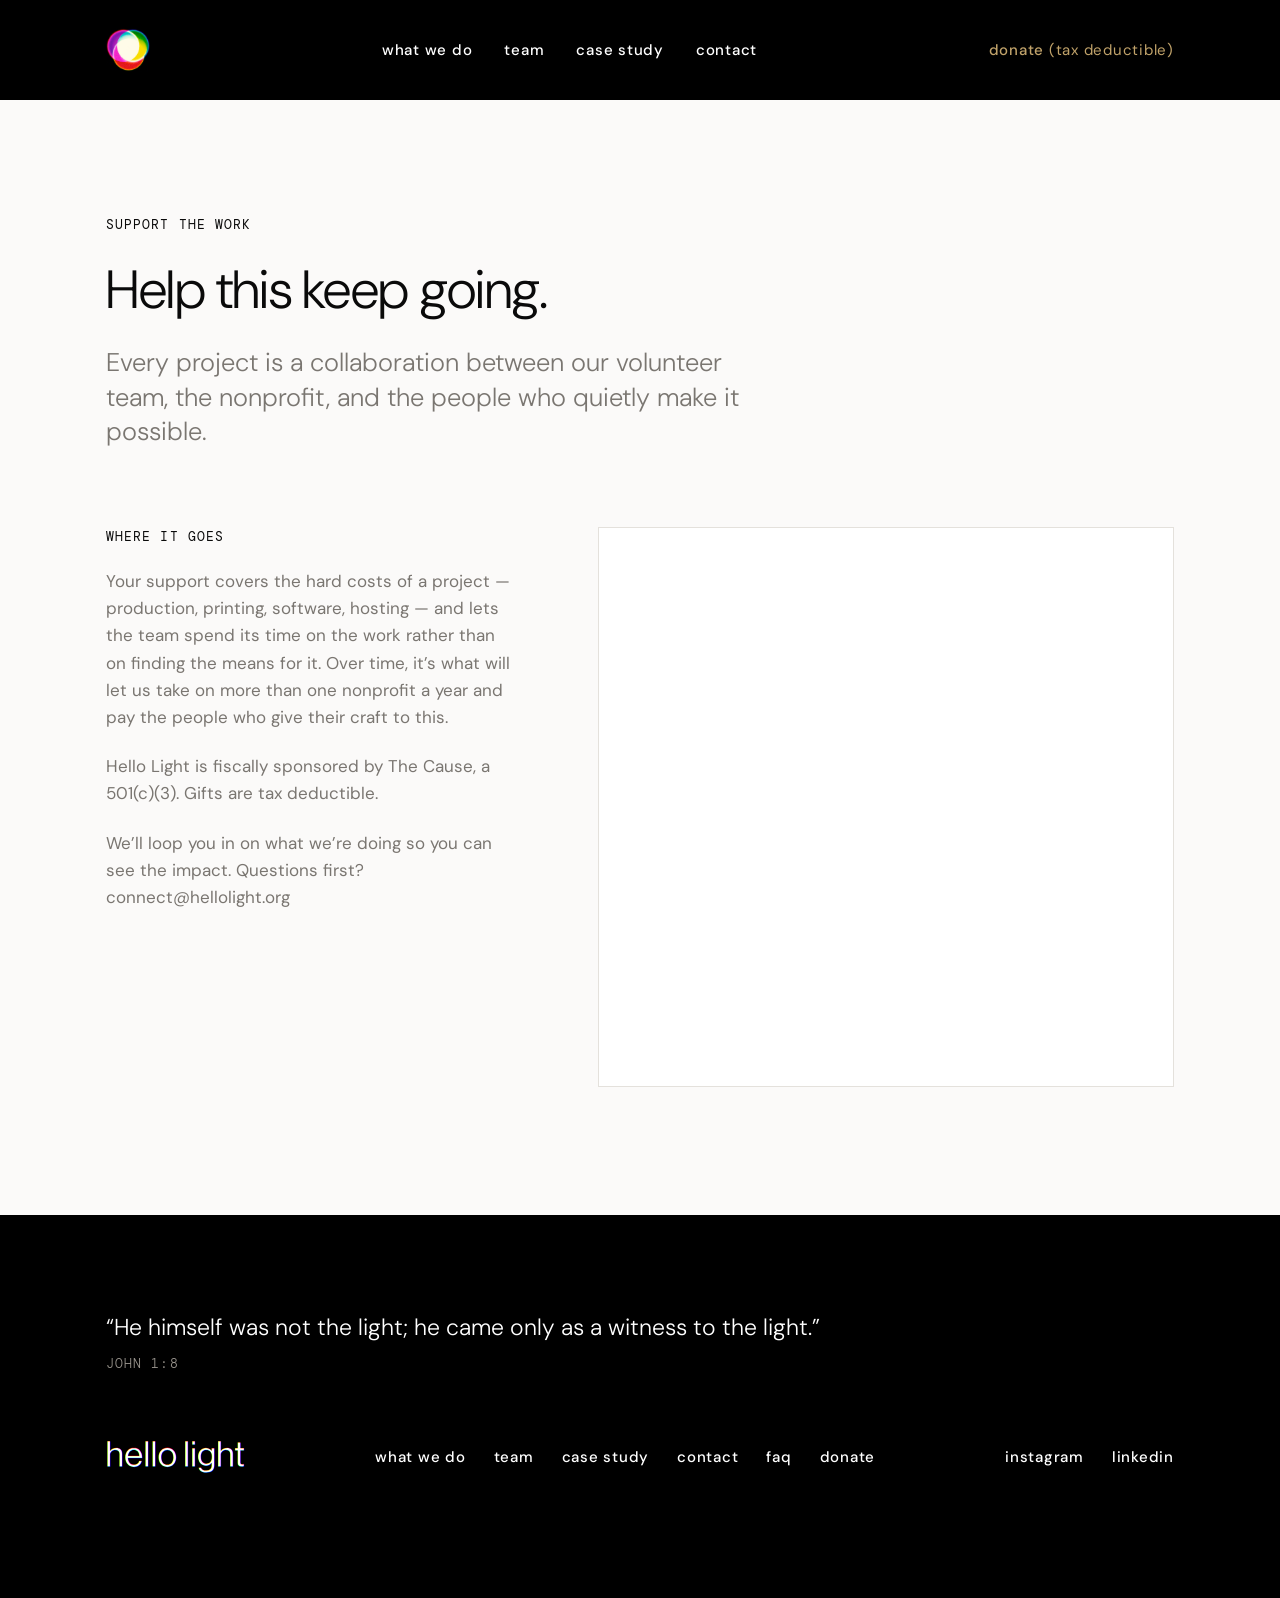
<file: donate.html>
<!doctype html>
<html lang="en">
<head>
  <meta charset="utf-8">
  <meta name="viewport" content="width=device-width, initial-scale=1">
  <title>Support the work — Hello Light</title>
  <meta name="description" content="Hello Light is a volunteer network of creatives serving one underdog nonprofit a year. Your support is tax deductible.">
  <meta property="og:image" content="https://www.hellolight.org/assets/og-image.jpg">
  <link rel="preconnect" href="https://fonts.googleapis.com">
  <link rel="preconnect" href="https://fonts.gstatic.com" crossorigin>
  <link href="https://fonts.googleapis.com/css2?family=DM+Mono:wght@400&family=DM+Sans:opsz,wght@9..40,300;9..40,400;9..40,500&display=swap" rel="stylesheet">
  <link rel="icon" type="image/png" sizes="32x32" href="assets/favicon-32.png">
  <link rel="icon" type="image/png" sizes="64x64" href="assets/favicon-64.png">
  <link rel="apple-touch-icon" href="assets/apple-touch-icon.png">
  <link rel="stylesheet" href="styles.css">
</head>
<body>

  <header class="nav" id="top">
    <a class="mark" href="index.html" aria-label="Hello Light — home"><img src="assets/home/StoS-Website.jpg" alt="" width="44" height="44"></a>
    <nav class="nav__links" aria-label="Primary">
      <a href="index.html#what-we-do">what we do</a>
      <a href="team.html">team</a>
      <a href="case-study.html">case study</a>
      <a href="index.html#contact">contact</a>
    </nav>
    <a class="nav__donate" href="donate.html" aria-current="page">donate <span>(tax deductible)</span></a>
    <button class="nav__toggle" aria-label="Menu" aria-expanded="false" aria-controls="mobile-menu"><span></span><span></span></button>
  </header>
  <nav class="mobile-menu" id="mobile-menu" aria-label="Mobile">
    <a href="index.html#what-we-do">what we do</a>
    <a href="team.html">team</a>
    <a href="case-study.html">case study</a>
    <a href="index.html#contact">contact</a>
    <a href="donate.html" class="gold">donate</a>
  </nav>

  <main>

    <section class="page-hero">
      <p class="eyebrow">support the work</p>
      <h1>Help this keep going.</h1>
      <p class="lede muted">Every project is a collaboration between our volunteer team, the nonprofit, and the people who quietly make it possible.</p>
    </section>

    <section class="donate">
      <div class="donate__aside">
        <p class="eyebrow">Where it goes</p>
        <p>Your support covers the hard costs of a project — production, printing, software, hosting — and lets the team spend its time on the work rather than on finding the means for it. Over time, it’s what will let us take on more than one nonprofit a year and pay the people who give their craft to this.</p>
        <p>Hello Light is fiscally sponsored by The Cause, a 501(c)(3). Gifts are tax deductible.</p>
        <p>We’ll loop you in on what we’re doing so you can see the impact. Questions first? <a href="mailto:connect@hellolight.org">connect@hellolight.org</a></p>
      </div>
      <div class="donate__form" id="give">
        <script src="https://raisedonorsprod.azureedge.net/embed/embed.js" data-rd="fc912fa4-71a4-4e48-8333-4eaa0407fc19" data-organizationId="41547"></script>
        <noscript><p class="muted">The giving form needs JavaScript. You can also reach us at <a href="mailto:connect@hellolight.org">connect@hellolight.org</a>.</p></noscript>
      </div>
    </section>

  </main>

  <footer class="footer">
    <p class="verse">“He himself was not the light; he came only as a witness to the light.”<br><span>John 1:8</span></p>
    <div class="footer__row">
      <a class="wordmark" href="index.html"><img class="footer__logo" src="assets/home/hello-light-logo-horizontal-dark.svg" alt="hello light"></a>
      <nav class="footer__links" aria-label="Footer">
        <a href="index.html#what-we-do">what we do</a>
        <a href="team.html">team</a>
        <a href="case-study.html">case study</a>
        <a href="index.html#contact">contact</a>
        <a href="faq.html">faq</a>
        <a href="donate.html">donate</a>
      </nav>
      <div class="footer__social">
        <a href="https://www.instagram.com/_hello_light" rel="noopener" target="_blank">instagram</a>
        <a href="https://www.linkedin.com/company/hellolight" rel="noopener" target="_blank">linkedin</a>
      </div>
    </div>
    <div class="footer__legal">
      <span>© <span id="year">2026</span> Hello Light. All rights reserved.</span>
      <a href="privacy.html">Privacy &amp; Terms</a>
    </div>
  </footer>

  <script src="main.js"></script>
</body>
</html>
</file>
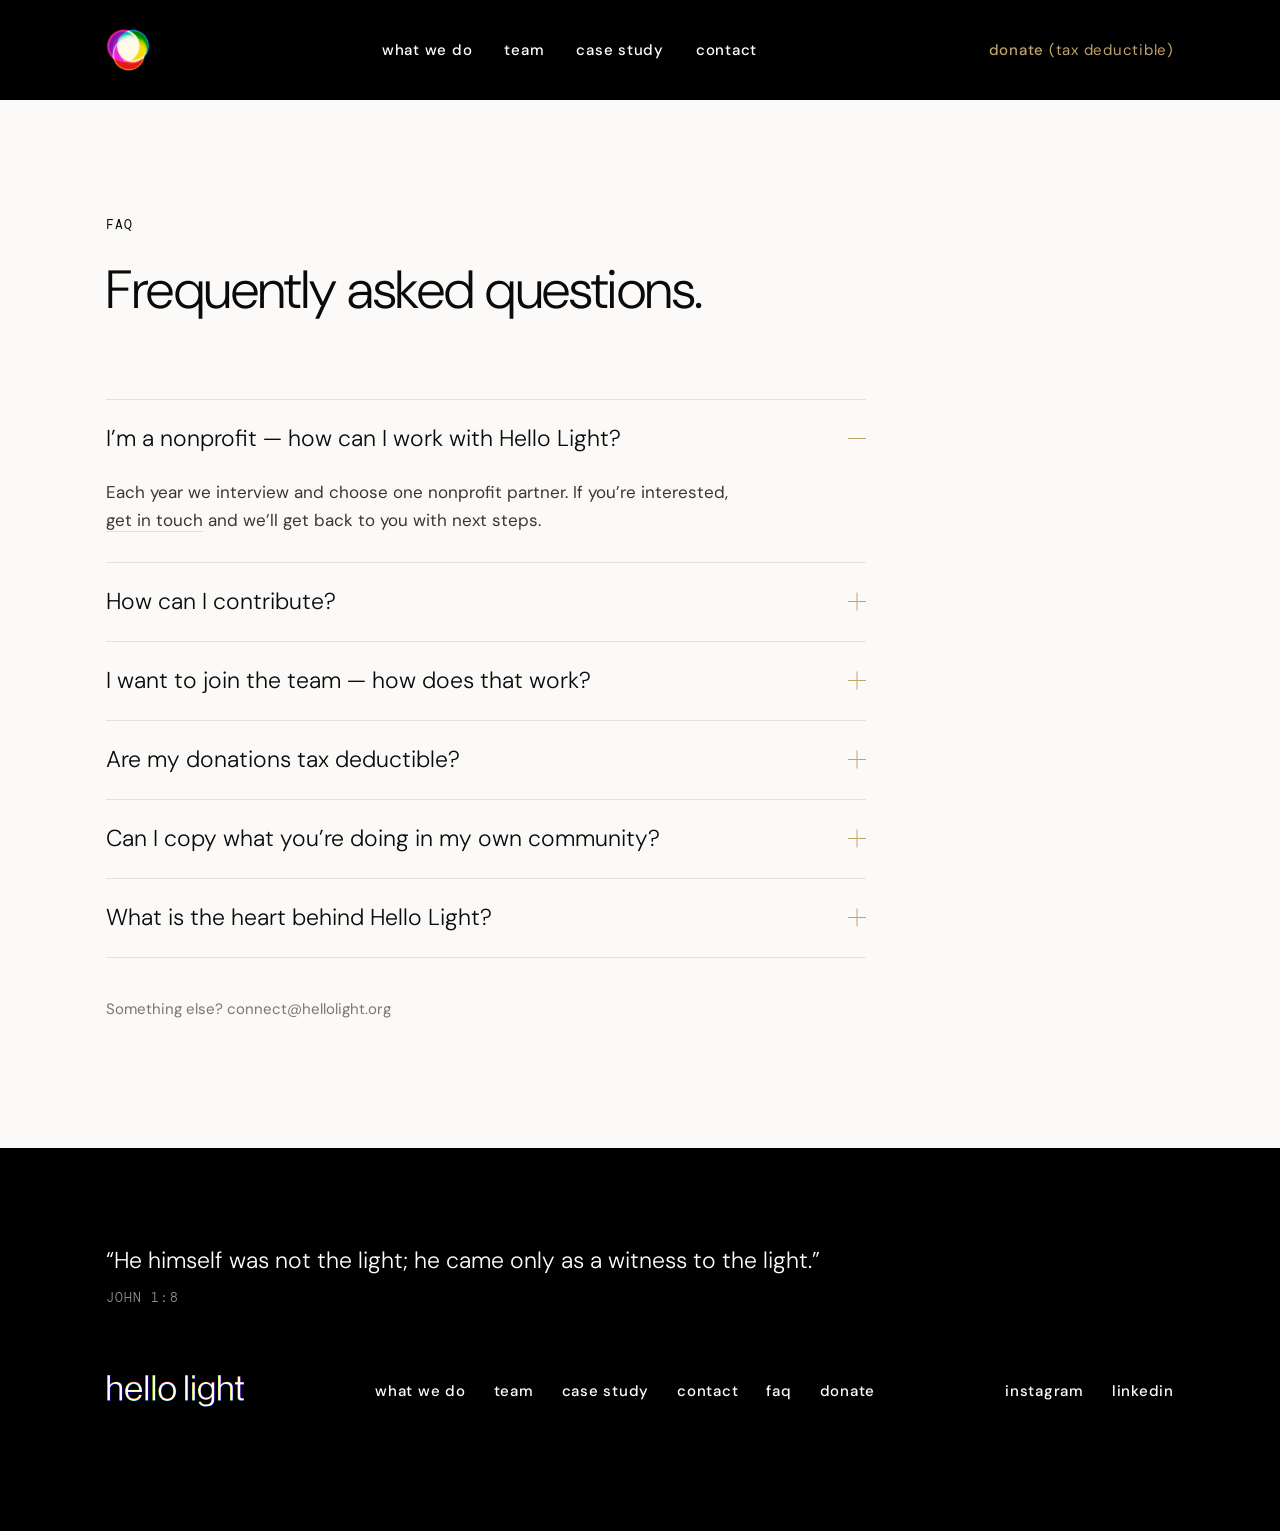
<file: faq.html>
<!doctype html>
<html lang="en">
<head>
  <meta charset="utf-8">
  <meta name="viewport" content="width=device-width, initial-scale=1">
  <title>FAQ — Hello Light</title>
  <meta name="description" content="Frequently asked questions about working with, joining, or supporting Hello Light.">
  <meta property="og:image" content="https://www.hellolight.org/assets/og-image.jpg">
  <link rel="preconnect" href="https://fonts.googleapis.com">
  <link rel="preconnect" href="https://fonts.gstatic.com" crossorigin>
  <link href="https://fonts.googleapis.com/css2?family=DM+Mono:wght@400&family=DM+Sans:opsz,wght@9..40,300;9..40,400;9..40,500&display=swap" rel="stylesheet">
  <link rel="icon" type="image/png" sizes="32x32" href="assets/favicon-32.png">
  <link rel="icon" type="image/png" sizes="64x64" href="assets/favicon-64.png">
  <link rel="apple-touch-icon" href="assets/apple-touch-icon.png">
  <link rel="stylesheet" href="styles.css">
</head>
<body>

  <header class="nav" id="top">
    <a class="mark" href="index.html" aria-label="Hello Light — home"><img src="assets/home/StoS-Website.jpg" alt="" width="44" height="44"></a>
    <nav class="nav__links" aria-label="Primary">
      <a href="index.html#what-we-do">what we do</a>
      <a href="team.html">team</a>
      <a href="case-study.html">case study</a>
      <a href="index.html#contact">contact</a>
    </nav>
    <a class="nav__donate" href="donate.html">donate <span>(tax deductible)</span></a>
    <button class="nav__toggle" aria-label="Menu" aria-expanded="false" aria-controls="mobile-menu"><span></span><span></span></button>
  </header>
  <nav class="mobile-menu" id="mobile-menu" aria-label="Mobile">
    <a href="index.html#what-we-do">what we do</a>
    <a href="team.html">team</a>
    <a href="case-study.html">case study</a>
    <a href="index.html#contact">contact</a>
    <a href="donate.html" class="gold">donate</a>
  </nav>

  <main>

    <section class="page-hero">
      <p class="eyebrow">faq</p>
      <h1>Frequently asked questions.</h1>
    </section>

    <section class="faq">
      <div class="faq__list">
        <details class="faq__item" open>
          <summary><span>I’m a nonprofit — how can I work with Hello Light?</span><span class="faq__icon" aria-hidden="true"></span></summary>
          <p>Each year we interview and choose one nonprofit partner. If you’re interested, <a href="mailto:connect@hellolight.org">get in touch</a> and we’ll get back to you with next steps.</p>
        </details>
        <details class="faq__item">
          <summary><span>How can I contribute?</span><span class="faq__icon" aria-hidden="true"></span></summary>
          <p>The most direct way is to <a href="donate.html">support the work</a>. Another is to tell someone about it — a nonprofit, a creative, or someone who would want to back this kind of thing. You can also follow along on <a href="https://www.instagram.com/_hello_light" target="_blank" rel="noopener">Instagram</a> and <a href="https://www.linkedin.com/company/hellolight" target="_blank" rel="noopener">LinkedIn</a>.</p>
        </details>
        <details class="faq__item">
          <summary><span>I want to join the team — how does that work?</span><span class="faq__icon" aria-hidden="true"></span></summary>
          <p>Our hope is to build a community of top-level, like-minded creatives who want to make the world a better place. If that’s you, <a href="mailto:connect@hellolight.org">say hello</a>.</p>
        </details>
        <details class="faq__item">
          <summary><span>Are my donations tax deductible?</span><span class="faq__icon" aria-hidden="true"></span></summary>
          <p>Yes. We partner with The Cause, a 501(c)(3), so every gift is tax deductible.</p>
        </details>
        <details class="faq__item">
          <summary><span>Can I copy what you’re doing in my own community?</span><span class="faq__icon" aria-hidden="true"></span></summary>
          <p>That would be amazing. <a href="mailto:connect@hellolight.org">Contact us</a> and we’ll find ways to help you make it happen.</p>
        </details>
        <details class="faq__item">
          <summary><span>What is the heart behind Hello Light?</span><span class="faq__icon" aria-hidden="true"></span></summary>
          <p>We’re all made to make something. For those of us who know Jesus, that means using what we make to advance His kingdom. Hello Light connects top-level creatives with vetted nonprofits so those creatives can volunteer their craft, and the nonprofits can stay focused entirely on their mission. The creative craft may not be the light the world needs — but we can use it to fuel the ones on the front lines, so their light can burn even brighter. For the creatives, it’s a chance to be part of something meaningful, real, impactful, and eternal.</p>
        </details>
      </div>
      <p class="muted small">Something else? <a href="mailto:connect@hellolight.org">connect@hellolight.org</a></p>
    </section>

  </main>

  <footer class="footer">
    <p class="verse">“He himself was not the light; he came only as a witness to the light.”<br><span>John 1:8</span></p>
    <div class="footer__row">
      <a class="wordmark" href="index.html"><img class="footer__logo" src="assets/home/hello-light-logo-horizontal-dark.svg" alt="hello light"></a>
      <nav class="footer__links" aria-label="Footer">
        <a href="index.html#what-we-do">what we do</a>
        <a href="team.html">team</a>
        <a href="case-study.html">case study</a>
        <a href="index.html#contact">contact</a>
        <a href="faq.html">faq</a>
        <a href="donate.html">donate</a>
      </nav>
      <div class="footer__social">
        <a href="https://www.instagram.com/_hello_light" rel="noopener" target="_blank">instagram</a>
        <a href="https://www.linkedin.com/company/hellolight" rel="noopener" target="_blank">linkedin</a>
      </div>
    </div>
    <div class="footer__legal">
      <span>© <span id="year">2026</span> Hello Light. All rights reserved.</span>
      <a href="privacy.html">Privacy &amp; Terms</a>
    </div>
  </footer>

  <script src="main.js"></script>
</body>
</html>
</file>
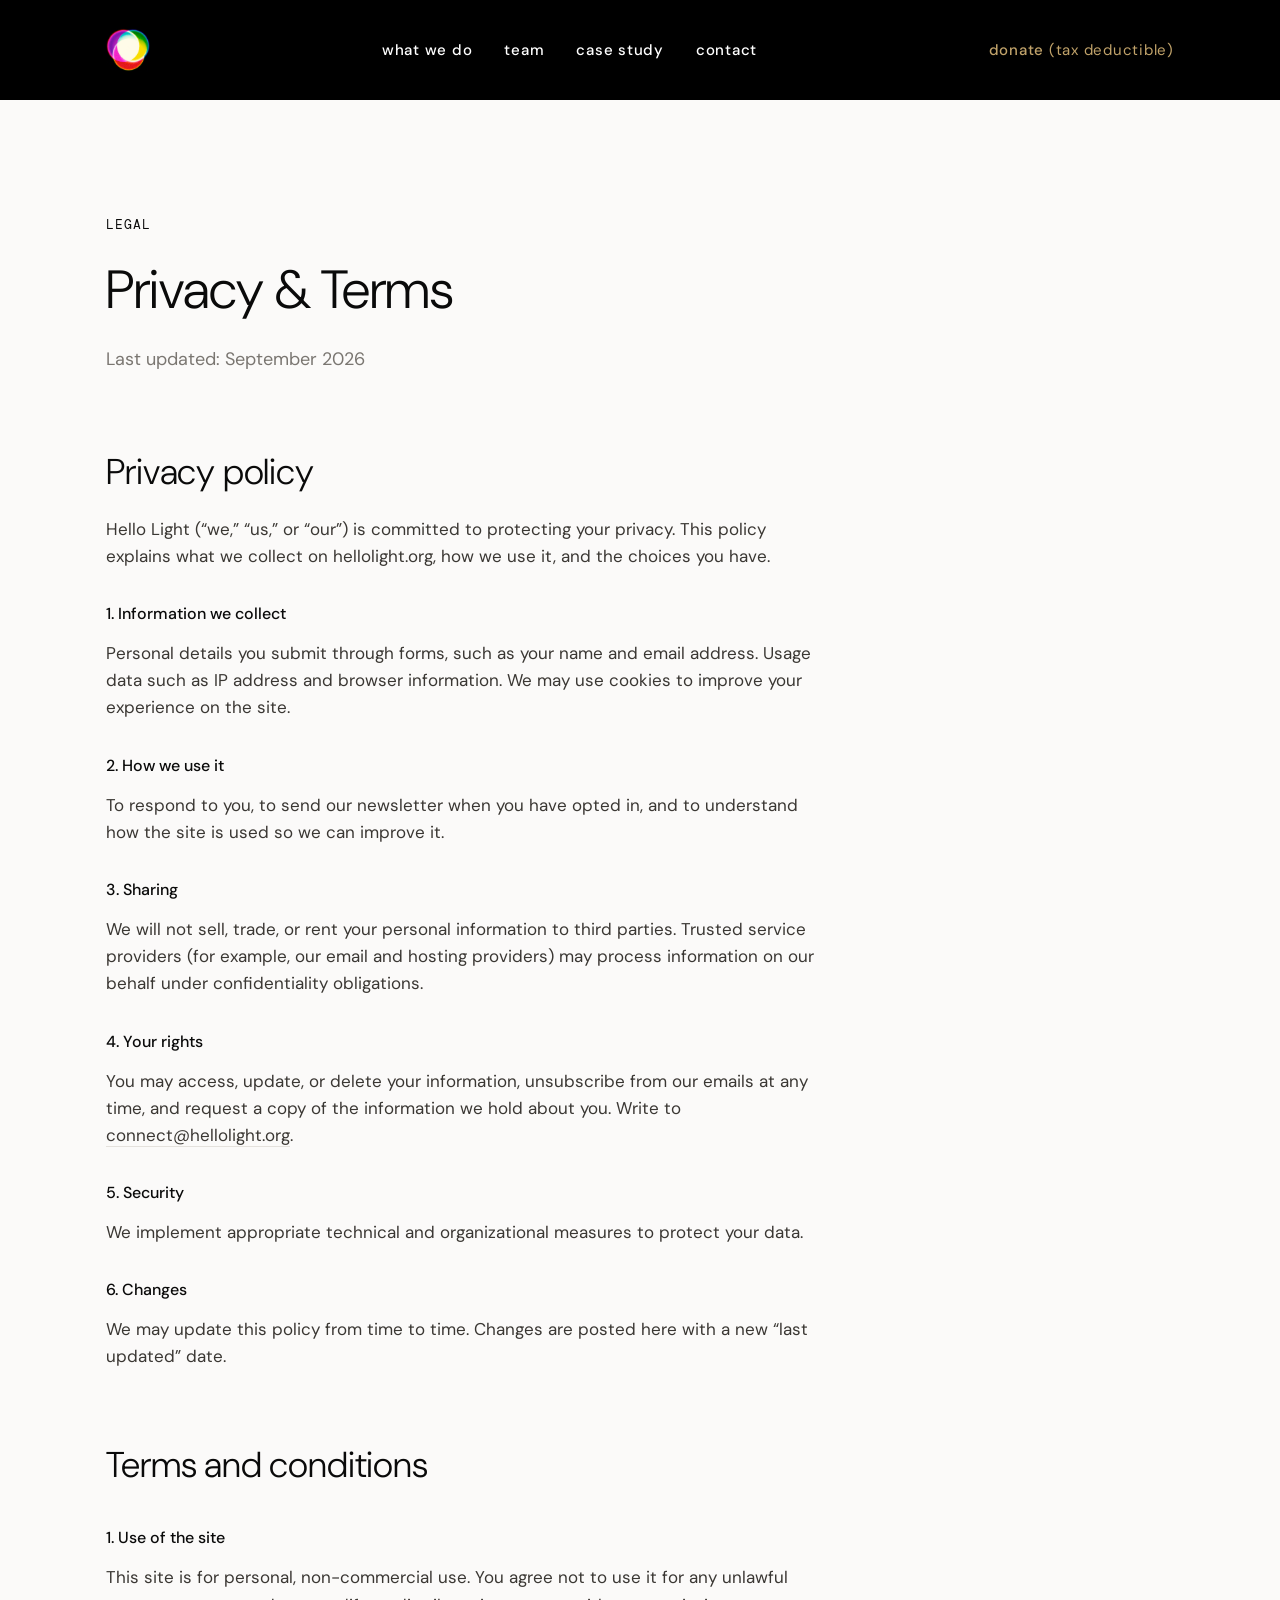
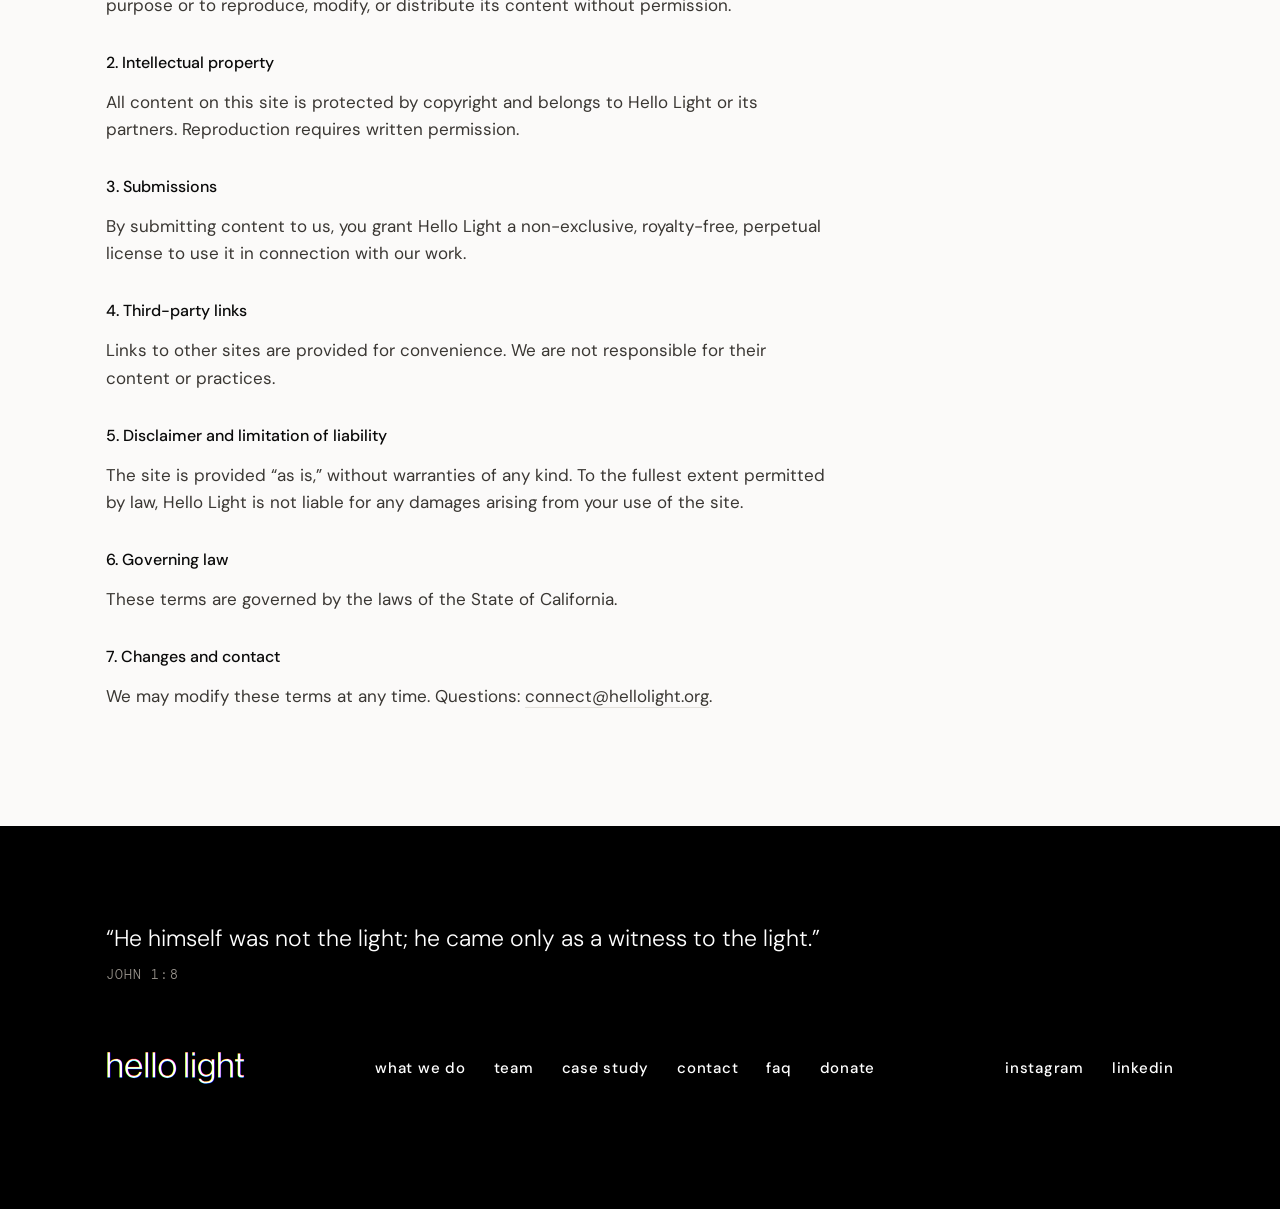
<file: privacy.html>
<!doctype html>
<html lang="en">
<head>
  <meta charset="utf-8">
  <meta name="viewport" content="width=device-width, initial-scale=1">
  <title>Privacy & Terms — Hello Light</title>
  <meta name="robots" content="noindex">
  <meta property="og:image" content="https://www.hellolight.org/assets/og-image.jpg">
  <link rel="preconnect" href="https://fonts.googleapis.com">
  <link rel="preconnect" href="https://fonts.gstatic.com" crossorigin>
  <link href="https://fonts.googleapis.com/css2?family=DM+Mono:wght@400&family=DM+Sans:opsz,wght@9..40,300;9..40,400;9..40,500&display=swap" rel="stylesheet">
  <link rel="icon" type="image/png" sizes="32x32" href="assets/favicon-32.png">
  <link rel="icon" type="image/png" sizes="64x64" href="assets/favicon-64.png">
  <link rel="apple-touch-icon" href="assets/apple-touch-icon.png">
  <link rel="stylesheet" href="styles.css">
</head>
<body>

  <header class="nav" id="top">
    <a class="mark" href="index.html" aria-label="Hello Light — home"><img src="assets/home/StoS-Website.jpg" alt="" width="44" height="44"></a>
    <nav class="nav__links" aria-label="Primary">
      <a href="index.html#what-we-do">what we do</a>
      <a href="team.html">team</a>
      <a href="case-study.html">case study</a>
      <a href="index.html#contact">contact</a>
    </nav>
    <a class="nav__donate" href="donate.html">donate <span>(tax deductible)</span></a>
    <button class="nav__toggle" aria-label="Menu" aria-expanded="false" aria-controls="mobile-menu"><span></span><span></span></button>
  </header>
  <nav class="mobile-menu" id="mobile-menu" aria-label="Mobile">
    <a href="index.html#what-we-do">what we do</a>
    <a href="team.html">team</a>
    <a href="case-study.html">case study</a>
    <a href="index.html#contact">contact</a>
    <a href="donate.html" class="gold">donate</a>
  </nav>

  <main>
    <section class="page-hero">
      <p class="eyebrow">legal</p>
      <h1>Privacy &amp; Terms</h1>
      <p class="muted">Last updated: September 2026</p>
    </section>

    <section class="legal">
      <article>
        <h2>Privacy policy</h2>
        <p>Hello Light (“we,” “us,” or “our”) is committed to protecting your privacy. This policy explains what we collect on hellolight.org, how we use it, and the choices you have.</p>

        <h3>1. Information we collect</h3>
        <p>Personal details you submit through forms, such as your name and email address. Usage data such as IP address and browser information. We may use cookies to improve your experience on the site.</p>

        <h3>2. How we use it</h3>
        <p>To respond to you, to send our newsletter when you have opted in, and to understand how the site is used so we can improve it.</p>

        <h3>3. Sharing</h3>
        <p>We will not sell, trade, or rent your personal information to third parties. Trusted service providers (for example, our email and hosting providers) may process information on our behalf under confidentiality obligations.</p>

        <h3>4. Your rights</h3>
        <p>You may access, update, or delete your information, unsubscribe from our emails at any time, and request a copy of the information we hold about you. Write to <a href="mailto:connect@hellolight.org">connect@hellolight.org</a>.</p>

        <h3>5. Security</h3>
        <p>We implement appropriate technical and organizational measures to protect your data.</p>

        <h3>6. Changes</h3>
        <p>We may update this policy from time to time. Changes are posted here with a new “last updated” date.</p>
      </article>

      <article>
        <h2>Terms and conditions</h2>

        <h3>1. Use of the site</h3>
        <p>This site is for personal, non-commercial use. You agree not to use it for any unlawful purpose or to reproduce, modify, or distribute its content without permission.</p>

        <h3>2. Intellectual property</h3>
        <p>All content on this site is protected by copyright and belongs to Hello Light or its partners. Reproduction requires written permission.</p>

        <h3>3. Submissions</h3>
        <p>By submitting content to us, you grant Hello Light a non-exclusive, royalty-free, perpetual license to use it in connection with our work.</p>

        <h3>4. Third-party links</h3>
        <p>Links to other sites are provided for convenience. We are not responsible for their content or practices.</p>

        <h3>5. Disclaimer and limitation of liability</h3>
        <p>The site is provided “as is,” without warranties of any kind. To the fullest extent permitted by law, Hello Light is not liable for any damages arising from your use of the site.</p>

        <h3>6. Governing law</h3>
        <p>These terms are governed by the laws of the State of California.</p>

        <h3>7. Changes and contact</h3>
        <p>We may modify these terms at any time. Questions: <a href="mailto:connect@hellolight.org">connect@hellolight.org</a>.</p>
      </article>
    </section>
  </main>

  <footer class="footer">
    <p class="verse">“He himself was not the light; he came only as a witness to the light.”<br><span>John 1:8</span></p>
    <div class="footer__row">
      <a class="wordmark" href="index.html"><img class="footer__logo" src="assets/home/hello-light-logo-horizontal-dark.svg" alt="hello light"></a>
      <nav class="footer__links" aria-label="Footer">
        <a href="index.html#what-we-do">what we do</a>
        <a href="team.html">team</a>
        <a href="case-study.html">case study</a>
        <a href="index.html#contact">contact</a>
        <a href="faq.html">faq</a>
        <a href="donate.html">donate</a>
      </nav>
      <div class="footer__social">
        <a href="https://www.instagram.com/_hello_light" rel="noopener" target="_blank">instagram</a>
        <a href="https://www.linkedin.com/company/hellolight" rel="noopener" target="_blank">linkedin</a>
      </div>
    </div>
    <div class="footer__legal">
      <span>© <span id="year">2026</span> Hello Light. All rights reserved.</span>
      <a href="privacy.html">Privacy &amp; Terms</a>
    </div>
  </footer>

  <script src="main.js"></script>
</body>
</html>
</file>
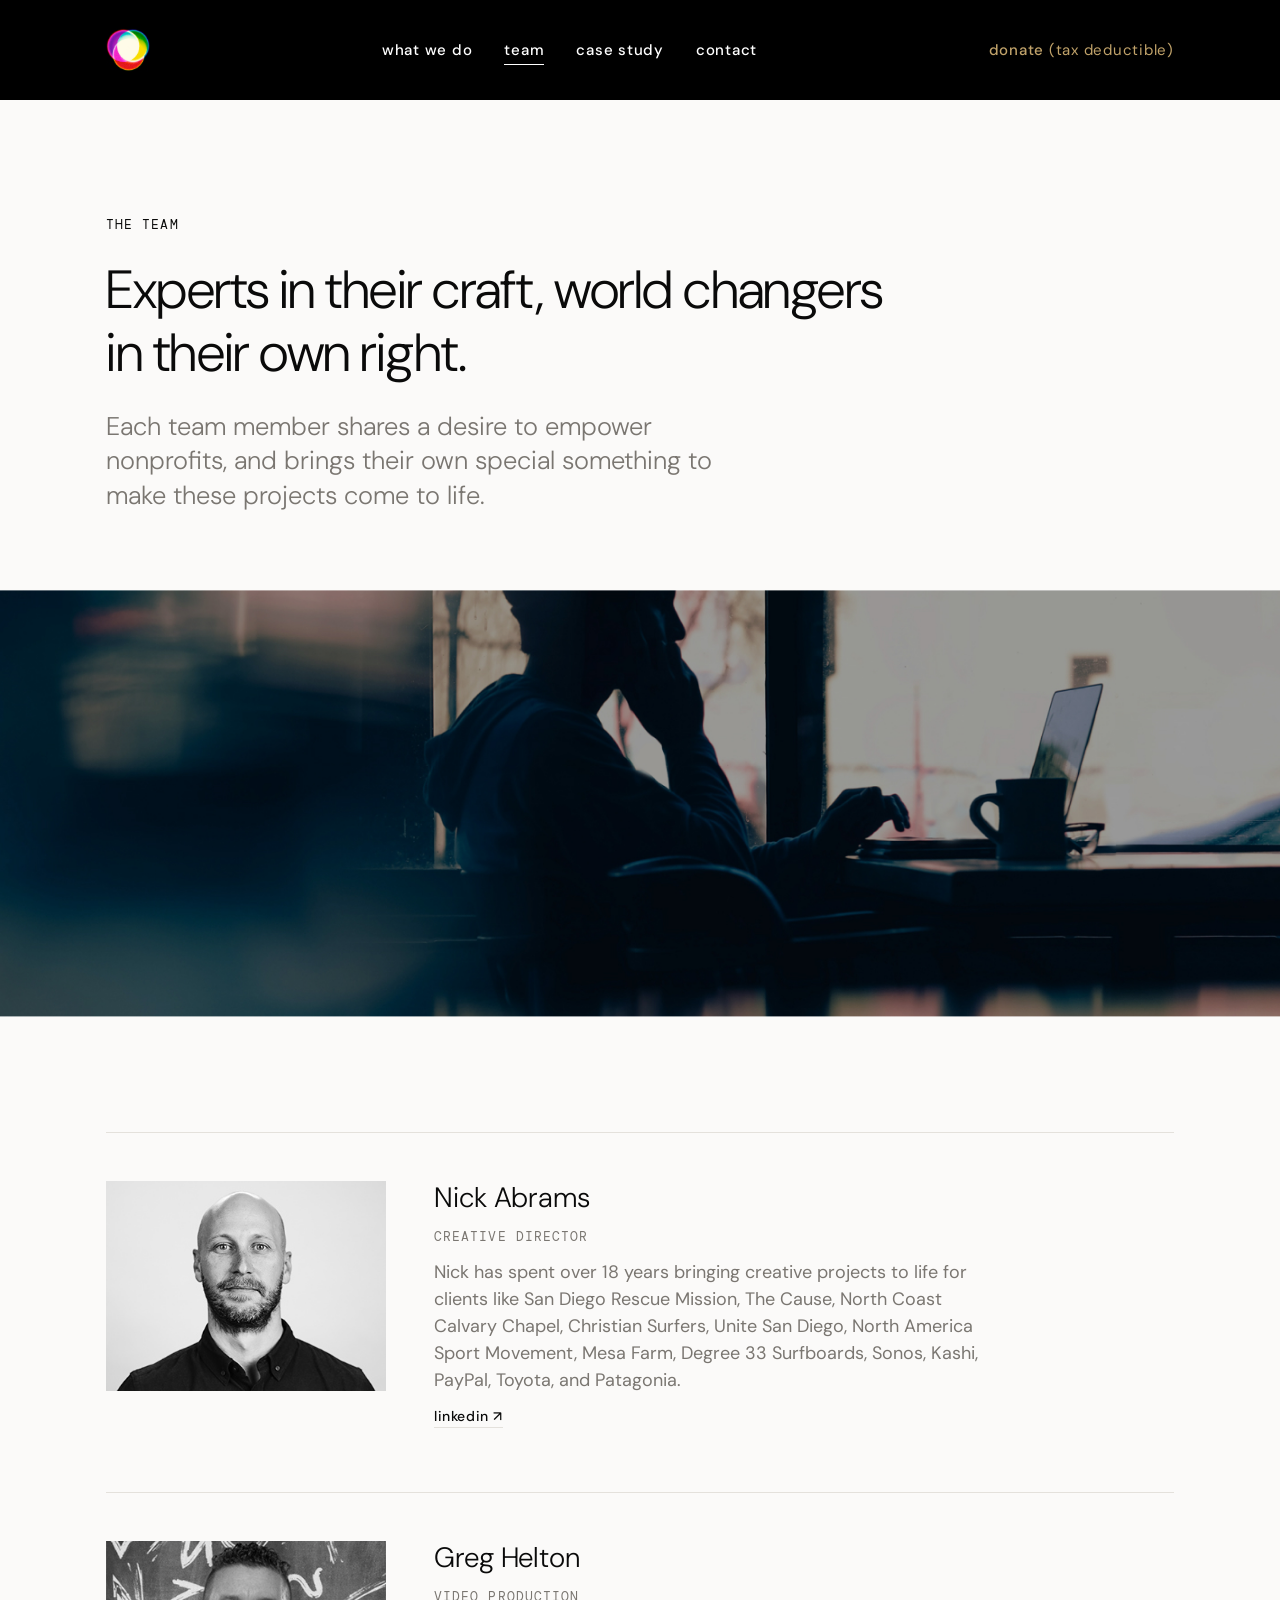
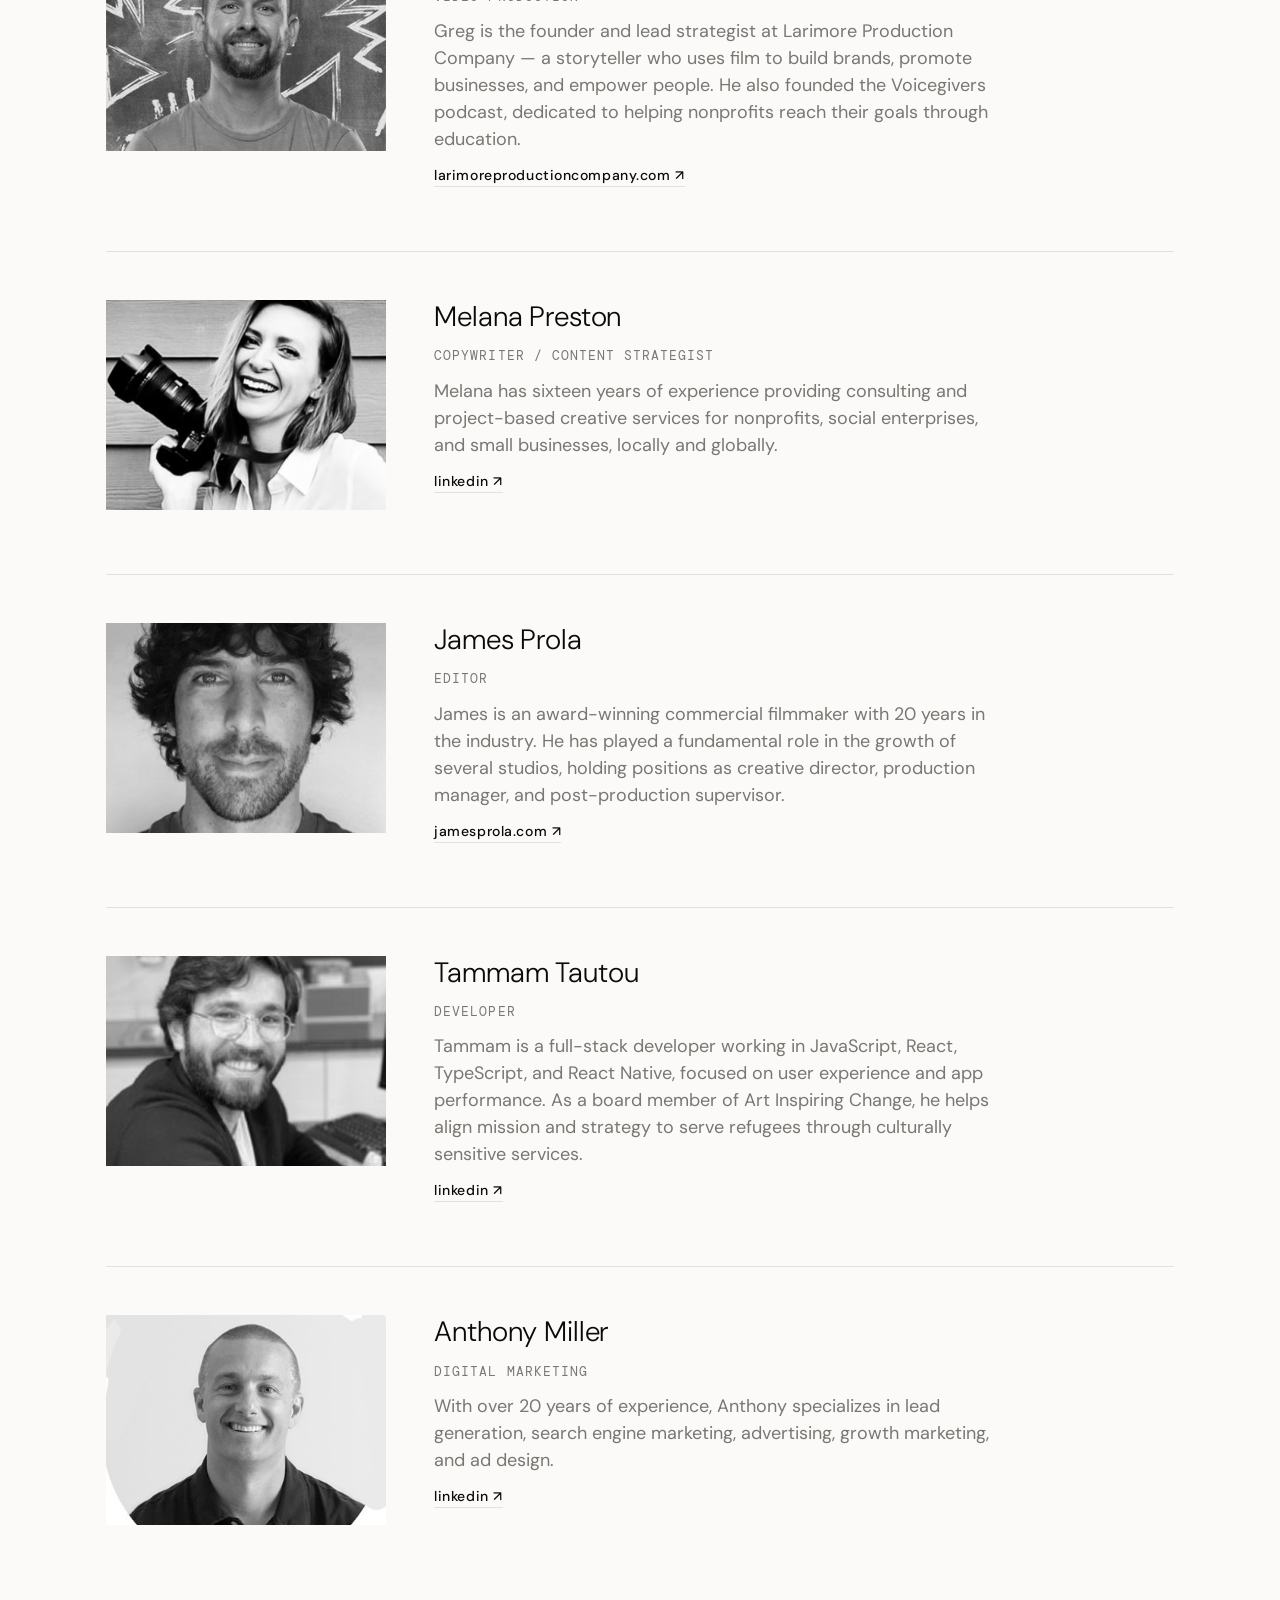
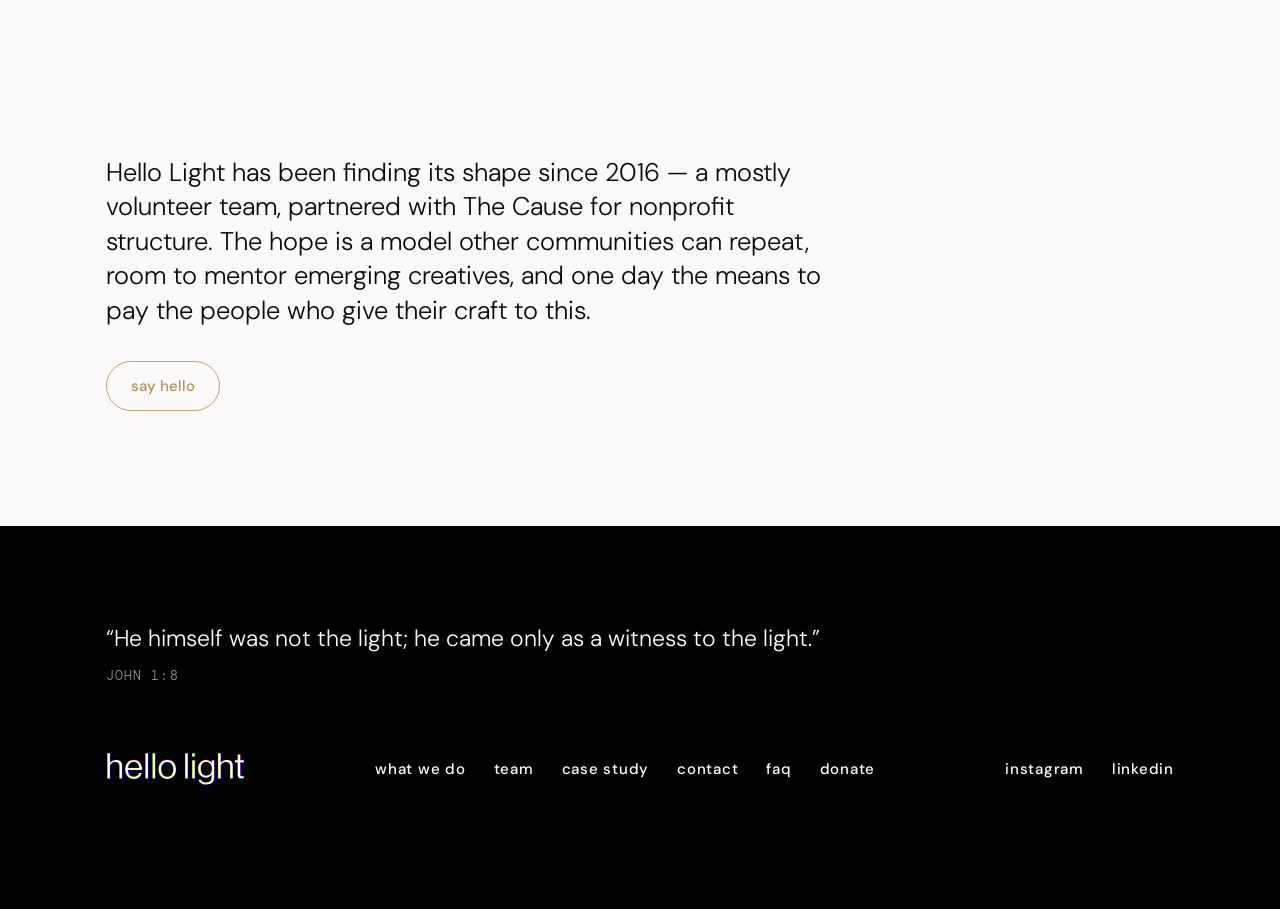
<file: team.html>
<!doctype html>
<html lang="en">
<head>
  <meta charset="utf-8">
  <meta name="viewport" content="width=device-width, initial-scale=1">
  <title>The team — Hello Light</title>
  <meta name="description" content="The creatives behind Hello Light.">
  <meta property="og:image" content="https://www.hellolight.org/assets/og-image.jpg">
  <link rel="preconnect" href="https://fonts.googleapis.com">
  <link rel="preconnect" href="https://fonts.gstatic.com" crossorigin>
  <link href="https://fonts.googleapis.com/css2?family=DM+Mono:wght@400&family=DM+Sans:opsz,wght@9..40,300;9..40,400;9..40,500&display=swap" rel="stylesheet">
  <link rel="icon" type="image/png" sizes="32x32" href="assets/favicon-32.png">
  <link rel="icon" type="image/png" sizes="64x64" href="assets/favicon-64.png">
  <link rel="apple-touch-icon" href="assets/apple-touch-icon.png">
  <link rel="stylesheet" href="styles.css">
</head>
<body>

  <header class="nav" id="top">
    <a class="mark" href="index.html" aria-label="Hello Light — home"><img src="assets/home/StoS-Website.jpg" alt="" width="44" height="44"></a>
    <nav class="nav__links" aria-label="Primary">
      <a href="index.html#what-we-do">what we do</a>
      <a href="team.html" aria-current="page">team</a>
      <a href="case-study.html">case study</a>
      <a href="index.html#contact">contact</a>
    </nav>
    <a class="nav__donate" href="donate.html">donate <span>(tax deductible)</span></a>
    <button class="nav__toggle" aria-label="Menu" aria-expanded="false" aria-controls="mobile-menu"><span></span><span></span></button>
  </header>
  <nav class="mobile-menu" id="mobile-menu" aria-label="Mobile">
    <a href="index.html#what-we-do">what we do</a>
    <a href="team.html">team</a>
    <a href="case-study.html">case study</a>
    <a href="index.html#contact">contact</a>
    <a href="donate.html" class="gold">donate</a>
  </nav>

  <main>

    <section class="page-hero">
      <p class="eyebrow">the team</p>
      <h1>Experts in their craft, world changers in their own right.</h1>
      <p class="lede muted">Each team member shares a desire to empower nonprofits, and brings their own special something to make these projects come to life.</p>
    </section>

    <section class="band">
      <figure><img src="assets/home/team.jpg" alt="" loading="lazy"></figure>
    </section>

    <section class="people">
      <ul class="people__list">
        <li>
          <div class="portrait"><img src="assets/team/nick.jpg" alt="Nick Abrams" loading="lazy"></div>
          <div class="people__meta">
            <h2>Nick Abrams</h2>
            <p class="eyebrow">Creative Director</p>
            <p class="muted">Nick has spent over 18 years bringing creative projects to life for clients like San Diego Rescue Mission, The Cause, North Coast Calvary Chapel, Christian Surfers, Unite San Diego, North America Sport Movement, Mesa Farm, Degree 33 Surfboards, Sonos, Kashi, PayPal, Toyota, and Patagonia.</p>
            <a class="people__link" href="https://www.linkedin.com/in/nick-abrams-b049715/" target="_blank" rel="noopener">linkedin ↗</a>
          </div>
        </li>
        <li>
          <div class="portrait"><img src="assets/team/greg.jpg" alt="Greg Helton" loading="lazy"></div>
          <div class="people__meta">
            <h2>Greg Helton</h2>
            <p class="eyebrow">Video Production</p>
            <p class="muted">Greg is the founder and lead strategist at Larimore Production Company — a storyteller who uses film to build brands, promote businesses, and empower people. He also founded the Voicegivers podcast, dedicated to helping nonprofits reach their goals through education.</p>
            <a class="people__link" href="https://www.larimoreproductioncompany.com" target="_blank" rel="noopener">larimoreproductioncompany.com ↗</a>
          </div>
        </li>
        <li>
          <div class="portrait"><img src="assets/team/melana.jpg" alt="Melana Preston" loading="lazy"></div>
          <div class="people__meta">
            <h2>Melana Preston</h2>
            <p class="eyebrow">Copywriter / Content Strategist</p>
            <p class="muted">Melana has sixteen years of experience providing consulting and project-based creative services for nonprofits, social enterprises, and small businesses, locally and globally.</p>
            <a class="people__link" href="https://www.linkedin.com/in/melana-preston-652918115/" target="_blank" rel="noopener">linkedin ↗</a>
          </div>
        </li>
        <li>
          <div class="portrait"><img src="assets/team/jimmy.jpg" alt="James Prola" loading="lazy"></div>
          <div class="people__meta">
            <h2>James Prola</h2>
            <p class="eyebrow">Editor</p>
            <p class="muted">James is an award-winning commercial filmmaker with 20 years in the industry. He has played a fundamental role in the growth of several studios, holding positions as creative director, production manager, and post-production supervisor.</p>
            <a class="people__link" href="https://jamesprola.com" target="_blank" rel="noopener">jamesprola.com ↗</a>
          </div>
        </li>
        <li>
          <div class="portrait"><img src="assets/team/tammam.jpg" alt="Tammam Tautou" loading="lazy"></div>
          <div class="people__meta">
            <h2>Tammam Tautou</h2>
            <p class="eyebrow">Developer</p>
            <p class="muted">Tammam is a full-stack developer working in JavaScript, React, TypeScript, and React Native, focused on user experience and app performance. As a board member of Art Inspiring Change, he helps align mission and strategy to serve refugees through culturally sensitive services.</p>
            <a class="people__link" href="https://www.linkedin.com/in/tammam-tautou/" target="_blank" rel="noopener">linkedin ↗</a>
          </div>
        </li>
        <li>
          <div class="portrait"><img src="assets/team/anthony.jpg" alt="Anthony Miller" loading="lazy"></div>
          <div class="people__meta">
            <h2>Anthony Miller</h2>
            <p class="eyebrow">Digital Marketing</p>
            <p class="muted">With over 20 years of experience, Anthony specializes in lead generation, search engine marketing, advertising, growth marketing, and ad design.</p>
            <a class="people__link" href="https://www.linkedin.com/in/dogoodbegreat/" target="_blank" rel="noopener">linkedin ↗</a>
          </div>
        </li>
      </ul>
    </section>

    <section class="cs-next">
      <p class="lede">Hello Light has been finding its shape since 2016 — a mostly volunteer team, partnered with The Cause for nonprofit structure. The hope is a model other communities can repeat, room to mentor emerging creatives, and one day the means to pay the people who give their craft to this.</p>
      <div class="hero__ctas">
        <a class="btn" href="mailto:connect@hellolight.org">say hello</a>
      </div>
    </section>

  </main>

  <footer class="footer">
    <p class="verse">“He himself was not the light; he came only as a witness to the light.”<br><span>John 1:8</span></p>
    <div class="footer__row">
      <a class="wordmark" href="index.html"><img class="footer__logo" src="assets/home/hello-light-logo-horizontal-dark.svg" alt="hello light"></a>
      <nav class="footer__links" aria-label="Footer">
        <a href="index.html#what-we-do">what we do</a>
        <a href="team.html">team</a>
        <a href="case-study.html">case study</a>
        <a href="index.html#contact">contact</a>
        <a href="faq.html">faq</a>
        <a href="donate.html">donate</a>
      </nav>
      <div class="footer__social">
        <a href="https://www.instagram.com/_hello_light" rel="noopener" target="_blank">instagram</a>
        <a href="https://www.linkedin.com/company/hellolight" rel="noopener" target="_blank">linkedin</a>
      </div>
    </div>
    <div class="footer__legal">
      <span>© <span id="year">2026</span> Hello Light. All rights reserved.</span>
      <a href="privacy.html">Privacy &amp; Terms</a>
    </div>
  </footer>

  <script src="main.js"></script>
</body>
</html>
</file>
<file: styles.css>
/* ---------- Hello Light — base ---------- */
:root {
  --bg: #fbfaf9;
  --bg-2: #f4f2ef;
  --ink: #0a0a0a;
  --muted: #7a7671;
  --line: #e4e1dc;
  --gold: #c1a36a;
  --gold-deep: #b0925a;

  --sans: "DM Sans", system-ui, -apple-system, sans-serif;
  --mono: "DM Mono", ui-monospace, SFMono-Regular, Menlo, monospace;
  /* Wordmark: Neue Haas Grotesk Display Pro 55 Roman when you add an Adobe Fonts kit. */
  --wordmark: "neue-haas-grotesk-display", "DM Sans", system-ui, sans-serif;

  --pad: clamp(24px, 8.3vw, 120px);
  --max: 1440px;
}

*, *::before, *::after { box-sizing: border-box; }
html { scroll-behavior: smooth; -webkit-text-size-adjust: 100%; }
body {
  margin: 0;
  background: var(--bg);
  color: var(--ink);
  font-family: var(--sans);
  font-weight: 400;
  font-size: 18px;
  line-height: 1.5;
  -webkit-font-smoothing: antialiased;
}
img { max-width: 100%; display: block; }
a { color: inherit; text-decoration: none; }
h1, h2, h3, p, ul, ol, figure, blockquote { margin: 0; }
ul, ol { padding: 0; list-style: none; }
.sr-only { position: absolute; width: 1px; height: 1px; overflow: hidden; clip: rect(0 0 0 0); white-space: nowrap; }

/* ---------- type ---------- */
.eyebrow {
  font-family: var(--mono);
  font-size: 13px;
  letter-spacing: 0.08em;
  text-transform: uppercase;
  color: var(--ink);
}
h1 {
  font-weight: 300;
  font-size: clamp(34px, 4.2vw, 60px);
  line-height: 1.18;
  letter-spacing: -0.01em;
  max-width: min(20ch, 60%);
  position: relative; z-index: 1;
}
h2 {
  font-weight: 300;
  font-size: clamp(28px, 2.8vw, 40px);
  line-height: 1.22;
  letter-spacing: -0.005em;
}
h3 { font-weight: 500; font-size: 16px; }
.muted { color: var(--muted); }
.small { font-size: 15px; }
.lede { font-weight: 300; font-size: clamp(22px, 2vw, 28px); line-height: 1.35; }
.wordmark { font-family: var(--wordmark); font-size: 22px; letter-spacing: 0.05em; display: inline-flex; align-items: center; }
.wordmark img { height: 22px; width: auto; display: block; }
.wordmark--light { color: #fff; }
.mark { display: inline-flex; }
.mark img { width: 44px; height: 44px; display: block; transition: transform .4s ease; }
.mark:hover img { transform: rotate(120deg); }

/* ---------- buttons ---------- */
.btn {
  display: inline-flex; align-items: center; gap: 8px;
  padding: 13px 24px;
  border: 1px solid var(--gold);
  border-radius: 999px;
  font-weight: 500;
  font-size: 15px;
  color: var(--gold-deep);
  transition: background .25s ease, color .25s ease, border-color .25s ease, transform .25s ease;
  white-space: nowrap;
}
.btn:hover { background: var(--gold); color: #fff; }
.btn--filled { background: var(--gold); color: #fff; }
.btn--filled:hover { background: var(--gold-deep); border-color: var(--gold-deep); }
.btn:active { transform: translateY(1px); }

/* ---------- layout ---------- */
section, .nav, .footer { padding-left: var(--pad); padding-right: var(--pad); }
section > *, .nav > *, .footer > * { max-width: var(--max); }

/* nav */
.nav {
  position: sticky; top: 0; z-index: 20;
  display: flex; align-items: center; justify-content: space-between;
  padding-top: 28px; padding-bottom: 28px;
  background: #000; color: #fff;
  transition: padding .3s ease;
}
.nav.is-scrolled { padding-top: 16px; padding-bottom: 16px; }
.nav__links { display: flex; gap: 32px; }
.nav__links a, .nav__donate, .footer__links a, .footer__social a {
  font-weight: 500; font-size: 15px; letter-spacing: 0.05em;
  position: relative;
}
.nav__links a::after, .footer__links a::after, .footer__social a::after {
  content: ""; position: absolute; left: 0; bottom: -4px; height: 1px; width: 100%;
  background: currentColor; transform: scaleX(0); transform-origin: left;
  transition: transform .3s ease;
}
.nav__links a:hover::after, .footer__links a:hover::after, .footer__social a:hover::after { transform: scaleX(1); }
.nav__donate { color: var(--gold); }
.nav__donate span { font-weight: 400; }
.nav__toggle {
  display: none; background: none; border: 0; padding: 8px; cursor: pointer;
  width: 40px; height: 40px; flex-direction: column; justify-content: center; gap: 6px;
}
.nav__toggle span { display: block; height: 1px; background: #fff; transition: transform .3s ease, opacity .3s ease; }
.nav__toggle[aria-expanded="true"] span:first-child { transform: translateY(3.5px) rotate(45deg); }
.nav__toggle[aria-expanded="true"] span:last-child { transform: translateY(-3.5px) rotate(-45deg); }
.mobile-menu {
  display: none; flex-direction: column; gap: 24px;
  padding: 24px var(--pad) 40px;
  background: #000; color: #fff;
  font-weight: 300; font-size: 28px;
}
.mobile-menu.is-open { display: flex; }
.mobile-menu .gold { color: var(--gold); }

/* hero */
.hero {
  position: relative; overflow: hidden;
  padding-top: clamp(96px, 14vw, 200px); padding-bottom: clamp(96px, 14vw, 200px);
  display: flex; flex-direction: column; gap: 40px;
}
.hero .eyebrow, .hero__ctas { position: relative; z-index: 1; }
.hero h1 { max-width: min(20ch, 62%); }
.hero__ctas { display: flex; flex-wrap: wrap; gap: 14px; }

/* the light — chromatic aberration orb, kept quiet */
.orb {
  position: absolute; right: calc(var(--pad) - 60px); top: 50%;
  width: clamp(220px, 26vw, 380px); aspect-ratio: 1;
  transform: translateY(-50%);
  pointer-events: none;
  opacity: .95;
  z-index: 0;
}
.orb span { position: absolute; inset: 0; border-radius: 50%; filter: blur(10px); }
.orb__r { background: radial-gradient(circle, transparent 0 56%, rgba(255,70,30,.9) 60%, transparent 68%); transform: translate(7px, -5px) scale(1.02); mix-blend-mode: multiply; }
.orb__g { background: radial-gradient(circle, transparent 0 56%, rgba(0,190,110,.6) 60%, transparent 68%); transform: translate(-2px, 4px); mix-blend-mode: multiply; }
.orb__b { background: radial-gradient(circle, transparent 0 56%, rgba(30,80,255,.9) 60%, transparent 68%); transform: translate(-8px, 6px) scale(1.02); mix-blend-mode: multiply; }
.orb__core { background: radial-gradient(circle, #fff 0 52%, rgba(255,255,255,.95) 58%, transparent 64%); filter: blur(4px); }
@media (prefers-reduced-motion: no-preference) {
  .orb { animation: drift 14s ease-in-out infinite; }
  @keyframes drift {
    0%, 100% { transform: translateY(-50%) translateX(0); }
    50% { transform: translateY(-54%) translateX(-10px); }
  }
}

/* what we do */
.what {
  border-top: 1px solid var(--line);
  padding-top: 64px; padding-bottom: 140px;
  display: grid; grid-template-columns: 1fr 1fr; gap: 80px; align-items: start;
}
.what__left { display: grid; gap: 28px; max-width: 560px; }
.services li {
  display: flex; align-items: baseline; gap: 24px;
  padding: 20px 0; border-bottom: 1px solid var(--line);
  font-size: 20px;
}
.services li span { font-family: var(--mono); font-size: 13px; color: var(--muted); }

/* why */
.why {
  background: var(--bg-2);
  padding-top: 140px; padding-bottom: 140px;
  display: grid; gap: 56px;
}
.why__cols { display: grid; grid-template-columns: repeat(3, 1fr); gap: 64px; }
.why__cols div { display: grid; gap: 18px; align-content: start; }
.why__icon { width: 40px; height: 40px; margin-bottom: 10px; }
.why__cols p { font-weight: 300; font-size: 24px; line-height: 1.4; }

/* case study */
.case { padding-top: 140px; padding-bottom: 140px; display: grid; gap: 56px; }
.case__head { display: flex; justify-content: space-between; align-items: flex-end; gap: 32px; }
.case__head > div { display: grid; gap: 14px; }
.case__media { aspect-ratio: 16 / 9; background: #e6e3de; overflow: hidden; }
.case__media img { width: 100%; height: 100%; object-fit: cover; }
.case__row { display: grid; grid-template-columns: 1.6fr 1fr; gap: 80px; align-items: start; }
blockquote { display: grid; gap: 22px; max-width: 720px; }
blockquote p { font-weight: 300; font-size: clamp(22px, 2vw, 28px); line-height: 1.35; }
blockquote cite { font-style: normal; color: var(--muted); font-size: 16px; }
.delivered { display: grid; gap: 10px; font-size: 16px; }
.delivered .eyebrow { color: var(--muted); margin-bottom: 6px; }

/* team */
.team { padding-top: 140px; padding-bottom: 140px; display: grid; gap: 64px; }
.team__head { display: flex; justify-content: space-between; align-items: flex-end; gap: 32px; }
.team__head > div { display: grid; gap: 14px; max-width: 640px; }
.team__grid { display: grid; grid-template-columns: repeat(6, 1fr); gap: 24px; }
.team__grid li { display: grid; gap: 6px; }
.portrait { aspect-ratio: 4 / 3; background: #e6e3de; overflow: hidden; margin-bottom: 10px; }
.portrait img { width: 100%; height: 100%; object-fit: cover; filter: grayscale(1); transition: filter .4s ease; }
.team__grid li:hover .portrait img { filter: grayscale(0); }
.team__grid strong { font-weight: 500; font-size: 16px; }
.team__grid span { font-size: 14px; color: var(--muted); }

/* support + newsletter */
.support {
  background: var(--bg-2);
  padding-top: 140px; padding-bottom: 140px;
  display: grid; grid-template-columns: 1fr 1fr; gap: 80px; align-items: start;
}
.support__ask, .support__news { display: grid; gap: 24px; align-content: start; }
.support__ask { max-width: 560px; }
.support__ask .btn { justify-self: start; }
.support__news { max-width: 520px; }
.support__news .btn { justify-self: start; }
.newsletter { display: flex; border-bottom: 1px solid var(--ink); }
.newsletter input {
  flex: 1; min-width: 0; border: 0; background: none; padding: 14px 0;
  font: inherit; font-size: 16px; color: var(--ink); outline: none;
}
.newsletter input::placeholder { color: var(--muted); }
.newsletter button {
  border: 0; background: none; padding: 14px 0 14px 24px; cursor: pointer;
  font: inherit; font-weight: 500; font-size: 16px; color: var(--ink);
}
.newsletter button:hover { color: var(--gold-deep); }
.support__news a { border-bottom: 1px solid var(--line); }

/* footer */
.footer {
  background: #000; color: #fff;
  padding-top: 96px; padding-bottom: 40px;
  display: grid; gap: 64px;
}
.footer__logo { height: 34px !important; width: auto; }
.verse { font-weight: 300; font-size: clamp(20px, 1.8vw, 24px); line-height: 1.4; max-width: 720px; }
.verse span { font-family: var(--mono); font-size: 13px; letter-spacing: .08em; text-transform: uppercase; color: #9a958e; display: inline-block; margin-top: 12px; }
.footer__row { display: flex; justify-content: space-between; align-items: center; gap: 32px; flex-wrap: wrap; }
.footer__links, .footer__social { display: flex; gap: 28px; }
.footer__legal { display: flex; justify-content: space-between; gap: 16px; font-size: 13px; color: #9a958e; flex-wrap: wrap; }

/* reveal on scroll */
.reveal { opacity: 0; transform: translateY(14px); transition: opacity .8s ease, transform .8s ease; }
.reveal.is-visible { opacity: 1; transform: none; }
@media (prefers-reduced-motion: reduce) { .reveal { opacity: 1; transform: none; transition: none; } }

/* ---------- responsive ---------- */
@media (max-width: 1100px) {
  .team__grid { grid-template-columns: repeat(3, 1fr); gap: 32px 24px; }
}
@media (max-width: 860px) {
  .nav__links, .nav__donate { display: none; }
  .nav__toggle { display: flex; }
  .what, .support, .case__row { grid-template-columns: 1fr; gap: 56px; }
  .why__cols { grid-template-columns: 1fr; gap: 40px; }
  .case__head, .team__head { flex-direction: column; align-items: flex-start; }
  .what, .why, .case, .team, .support { padding-top: 96px; padding-bottom: 96px; }
  .hero h1 { max-width: 20ch; }
  .orb { right: -28%; top: -9%; bottom: auto; transform: none; opacity: .7; width: 240px; animation: none; }
  .footer__links, .footer__social { flex-wrap: wrap; gap: 16px 24px; }
  .footer__row { flex-direction: column; align-items: flex-start; }
}
@media (max-width: 520px) {
  .team__grid { grid-template-columns: repeat(2, 1fr); }
  .hero__ctas .btn { width: 100%; justify-content: center; }
}

/* ---------- subpages ---------- */
.page-hero { padding-top: clamp(72px, 9vw, 128px); padding-bottom: clamp(56px, 6vw, 96px); display: grid; gap: 24px; }
.page-hero h1 { max-width: 22ch; }
.page-hero .lede { max-width: 640px; }
.nav__links a[aria-current="page"]::after { transform: scaleX(1); }

/* case study */
.cs-media { padding-top: 0; padding-bottom: clamp(56px, 6vw, 96px); }
.cs-media figure { background: #e6e3de; overflow: hidden; }
.cs-media figure img { width: 100%; height: 100%; object-fit: cover; }
.cs-media--full figure { aspect-ratio: 16 / 9; }
.cs-media--pair { display: grid; grid-template-columns: 1fr 1fr; gap: 24px; }
.cs-media--pair figure { aspect-ratio: 4 / 3; }
.cs-intro { padding-top: clamp(24px, 3vw, 48px); padding-bottom: clamp(72px, 9vw, 128px); display: grid; grid-template-columns: 1fr 1.6fr; gap: 80px; align-items: start; }
.cs-intro dl { display: grid; gap: 22px; margin: 0; }
.cs-intro dt { font-family: var(--mono); font-size: 12px; letter-spacing: .08em; text-transform: uppercase; color: var(--muted); margin-bottom: 6px; }
.cs-intro dd { margin: 0; font-size: 16px; line-height: 1.5; }
.cs-intro dd a { border-bottom: 1px solid var(--line); }
.cs-intro__body, .cs-text { display: grid; gap: 22px; }
.cs-intro__body h2, .cs-text h2 { max-width: 20ch; }
.cs-intro__body p:not(.eyebrow), .cs-text p:not(.eyebrow) { max-width: 640px; font-size: 19px; line-height: 1.6; }
.cs-text { padding-top: 0; padding-bottom: clamp(72px, 9vw, 128px); }
.cs-delivered { padding-top: 0; padding-bottom: clamp(72px, 9vw, 128px); display: grid; gap: 24px; }
.services--two { display: grid; grid-template-columns: 1fr 1fr; column-gap: 64px; }
.cs-quotes { background: var(--bg-2); padding-top: clamp(72px, 9vw, 128px); padding-bottom: clamp(72px, 9vw, 128px); display: grid; grid-template-columns: 1fr 1fr; gap: 64px; }
.cs-next { padding-top: clamp(72px, 9vw, 128px); padding-bottom: clamp(72px, 9vw, 128px); display: grid; gap: 32px; }
.cs-next .lede { max-width: 720px; }

/* team page */
.people { padding-top: 0; padding-bottom: clamp(72px, 9vw, 128px); }
.people__list { display: grid; gap: 64px; }
.people__list li { display: grid; grid-template-columns: 280px 1fr; gap: 48px; align-items: start; padding-top: 48px; border-top: 1px solid var(--line); }
.people__list .portrait { margin: 0; }
.people__meta { display: grid; gap: 12px; max-width: 560px; }
.people__meta h2 { font-size: 28px; }
.people__meta .eyebrow { color: var(--muted); }
.people__link { font-size: 14px; font-weight: 500; letter-spacing: .04em; border-bottom: 1px solid var(--line); justify-self: start; }
.people__link:hover { color: var(--gold-deep); border-color: var(--gold); }

/* legal */
.legal { padding-top: 0; padding-bottom: clamp(72px, 9vw, 128px); display: grid; gap: 72px; max-width: calc(720px + 2 * var(--pad)); }
.legal article { display: grid; gap: 14px; }
.legal h2 { margin-bottom: 8px; }
.legal h3 { margin-top: 18px; }
.legal p { font-size: 17px; line-height: 1.6; color: #3a3733; }
.legal a { border-bottom: 1px solid var(--line); }

@media (max-width: 860px) {
  .cs-intro, .cs-quotes, .services--two, .cs-media--pair { grid-template-columns: 1fr; }
  .people__list li { grid-template-columns: 1fr; gap: 24px; }
  .people__list .portrait { max-width: 280px; }
}

/* full-bleed image band */
.band { padding: 0 0 clamp(72px, 9vw, 128px); }
.band figure { max-width: none; aspect-ratio: 3 / 1; background: #e6e3de; overflow: hidden; }
.band figure img { width: 100%; height: 100%; object-fit: cover; }

/* case study phases */
.phase { padding-top: 0; padding-bottom: clamp(96px, 10vw, 160px); display: grid; gap: 40px; }
.phase__head { display: grid; grid-template-columns: 1fr 1.6fr; gap: 80px; align-items: start; }
.phase__head h2 { max-width: 18ch; }
.phase__head p:not(.eyebrow) { max-width: 560px; font-size: 18px; line-height: 1.6; color: var(--muted); }
.phase__title { display: grid; gap: 12px; }
.grid-2 { display: grid; grid-template-columns: 1fr 1fr; gap: 24px; align-items: start; }
.grid-2 figure, .grid-1 figure { background: #f1efeb; overflow: hidden; }
.grid-2 img, .grid-1 img, .grid-1 video { width: 100%; height: auto; display: block; }
.grid-1 { display: grid; gap: 24px; }
.grid-1.narrow figure { max-width: 900px; }
.grid-2.square figure { aspect-ratio: 1; }
.grid-2.square img { height: 100%; object-fit: cover; }
video { background: #000; }
.embed { aspect-ratio: 16 / 9; background: #000; }
.embed iframe { width: 100%; height: 100%; border: 0; display: block; }
@media (max-width: 860px) {
  .phase__head, .grid-2 { grid-template-columns: 1fr; gap: 24px; }
  .band figure { aspect-ratio: 16 / 9; }
}

/* donate */
.donate { padding-top: 0; padding-bottom: clamp(96px, 10vw, 160px); display: grid; grid-template-columns: 1fr 1.4fr; gap: 80px; align-items: start; }
.donate__aside { display: grid; gap: 22px; max-width: 460px; }
.donate__aside p:not(.eyebrow) { color: var(--muted); font-size: 17px; line-height: 1.6; }
.donate__form { min-height: 560px; background: #fff; border: 1px solid var(--line); padding: 24px; }
@media (max-width: 860px) { .donate { grid-template-columns: 1fr; gap: 40px; } .donate__form { padding: 12px; } }

/* faq */
.faq { padding-top: 0; padding-bottom: clamp(96px, 10vw, 160px); display: grid; gap: 40px; }
.faq__list { max-width: 760px; border-top: 1px solid var(--line); }
.faq__item { border-bottom: 1px solid var(--line); }
.faq__item summary { list-style: none; cursor: pointer; display: flex; justify-content: space-between; align-items: center; gap: 24px; padding: 24px 0; font-weight: 300; font-size: clamp(20px, 1.8vw, 24px); line-height: 1.3; }
.faq__item summary::-webkit-details-marker { display: none; }
.faq__icon { position: relative; flex: 0 0 18px; height: 18px; }
.faq__icon::before, .faq__icon::after { content: ""; position: absolute; background: var(--gold); left: 0; top: 8px; width: 18px; height: 1px; transition: transform .3s ease; }
.faq__icon::after { transform: rotate(90deg); }
.faq__item[open] .faq__icon::after { transform: rotate(0); }
.faq__item p { padding: 0 0 28px; max-width: 640px; color: #3a3733; font-size: 17px; line-height: 1.65; }
.faq__item p a { border-bottom: 1px solid var(--line); }
.faq__item p a:hover { color: var(--gold-deep); border-color: var(--gold); }
</file>
